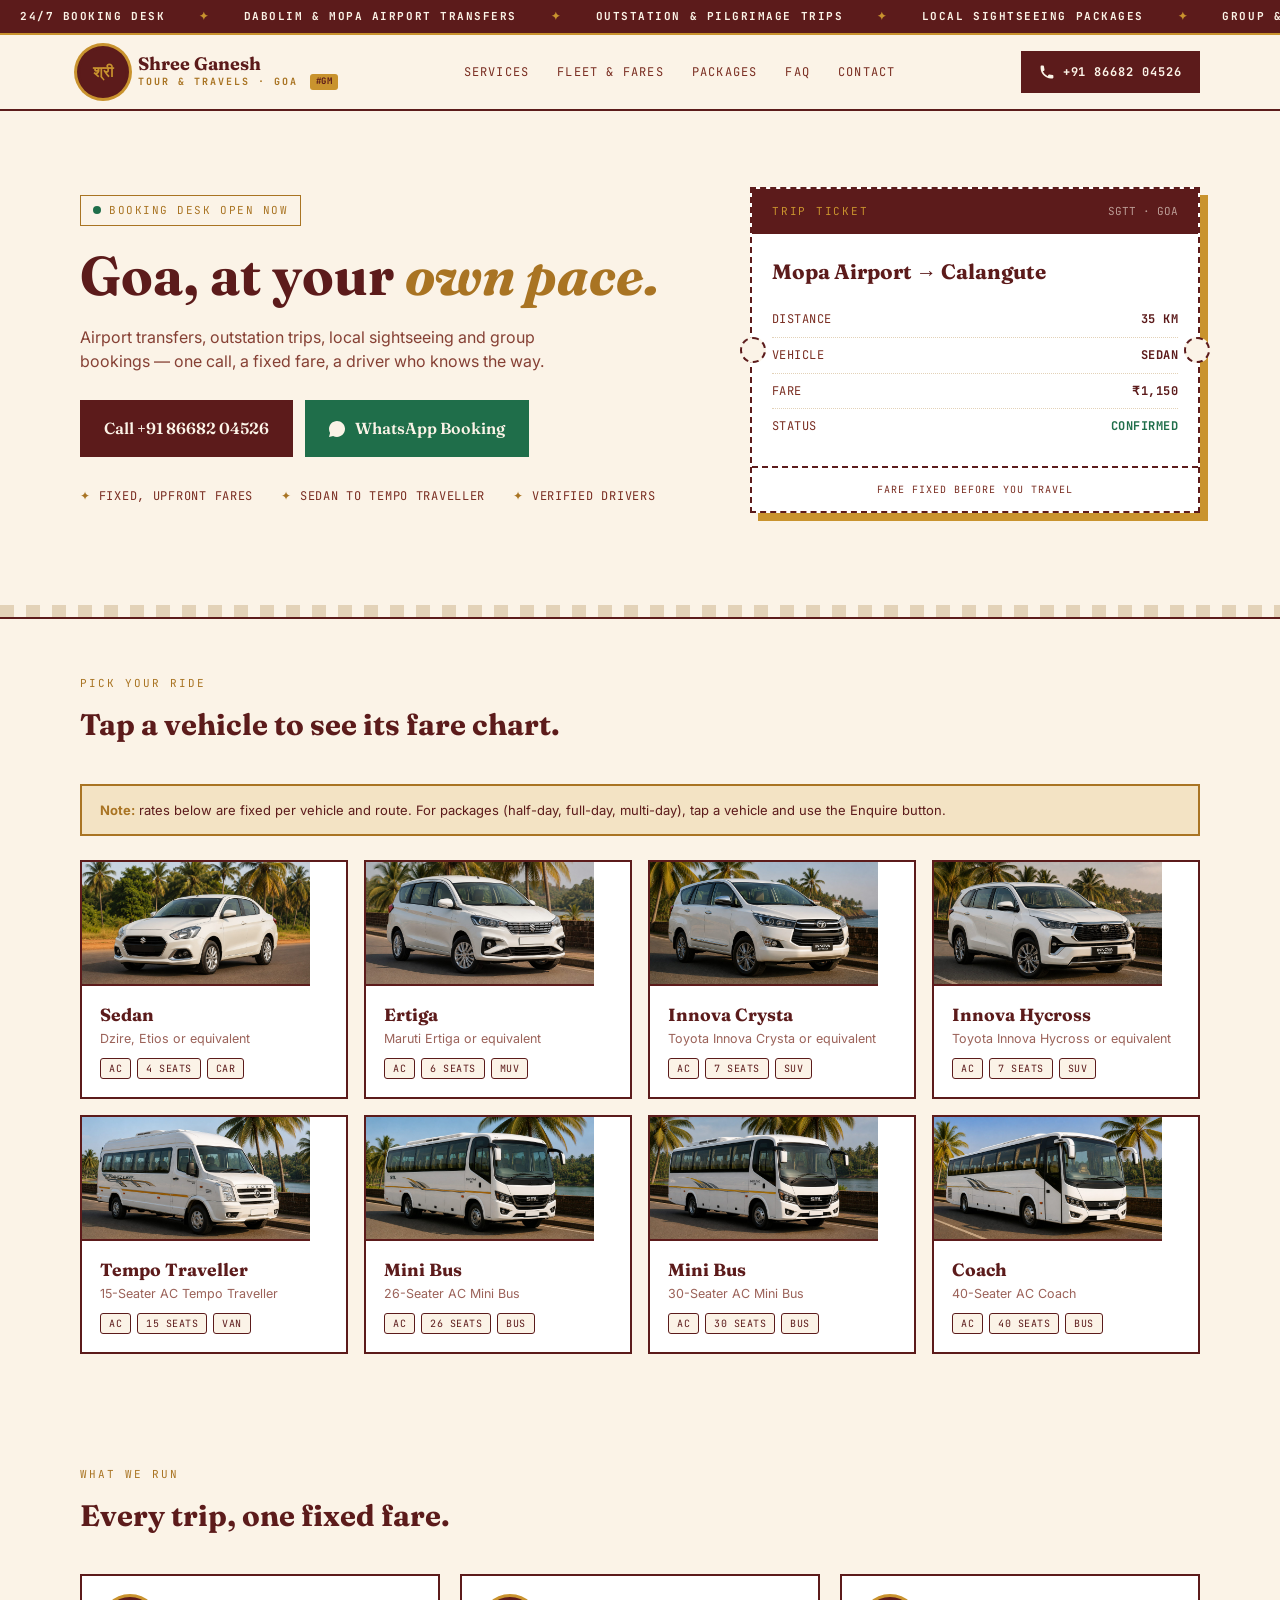
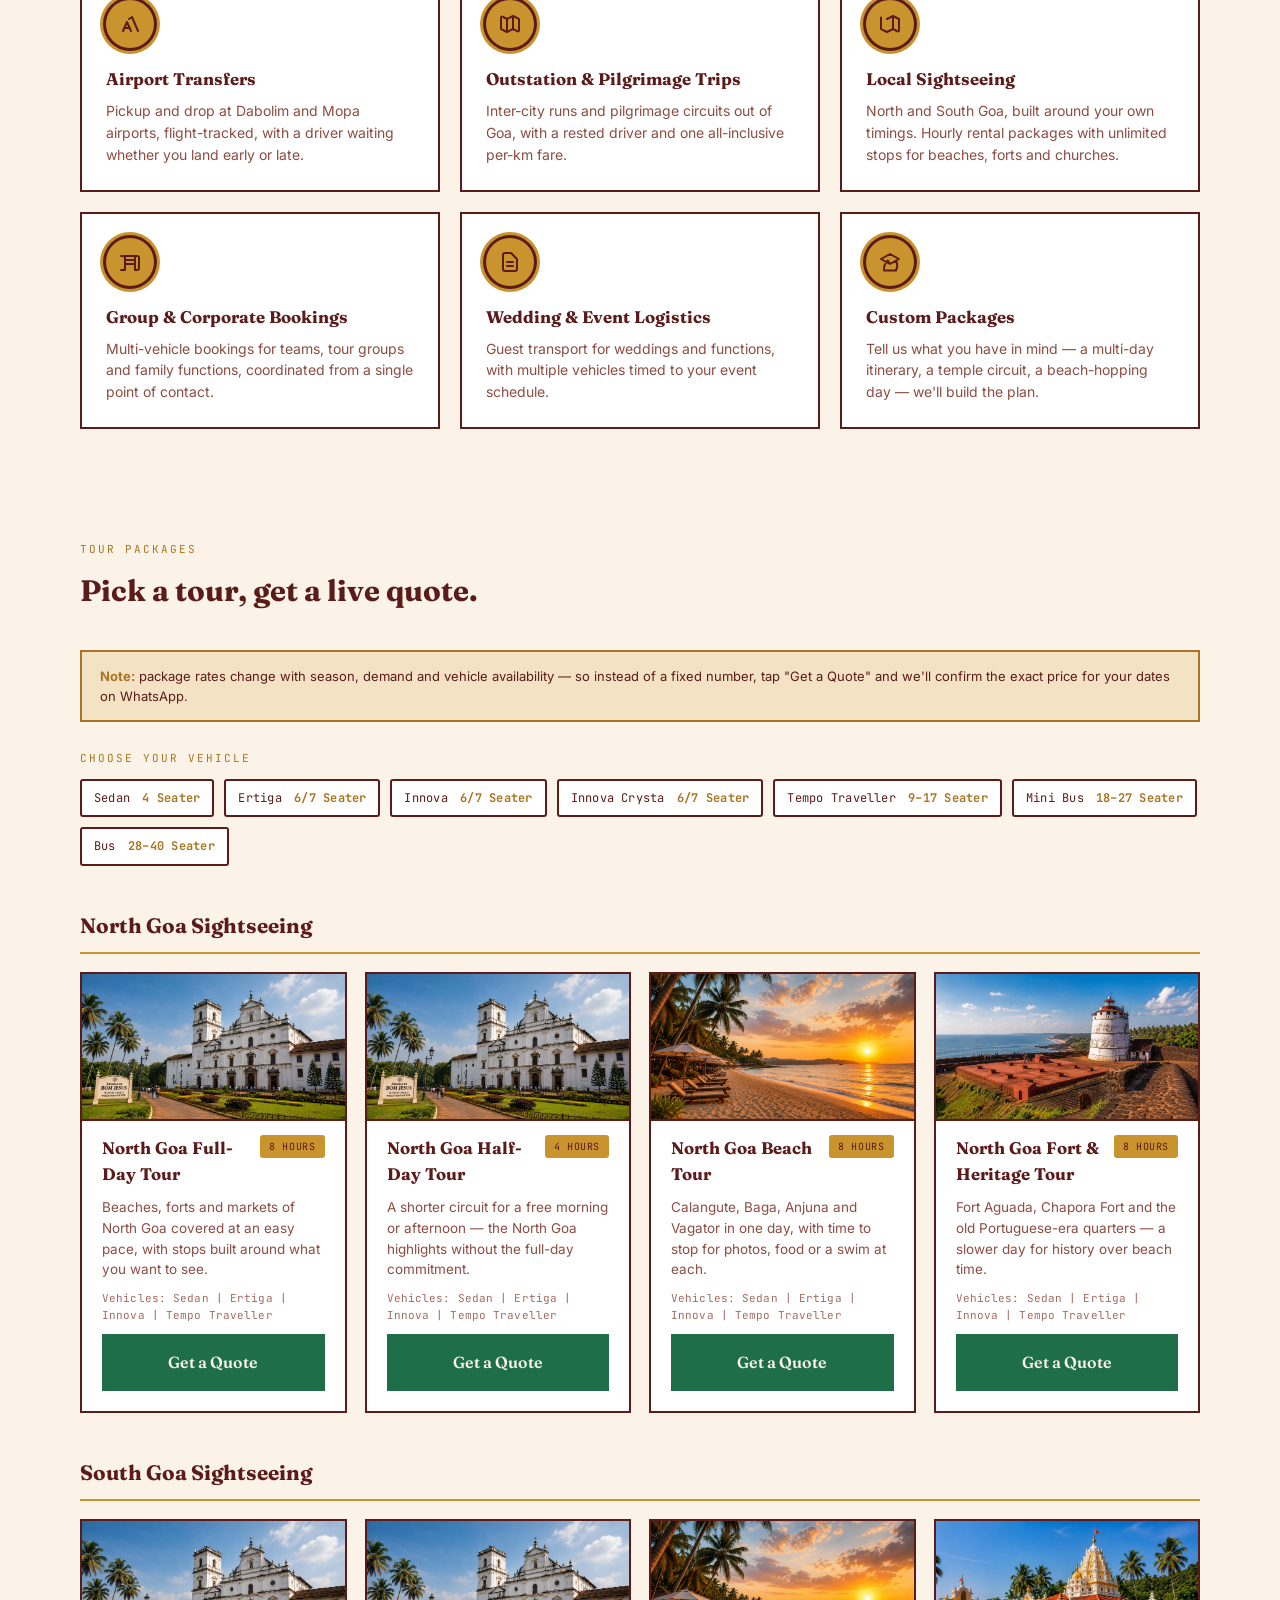
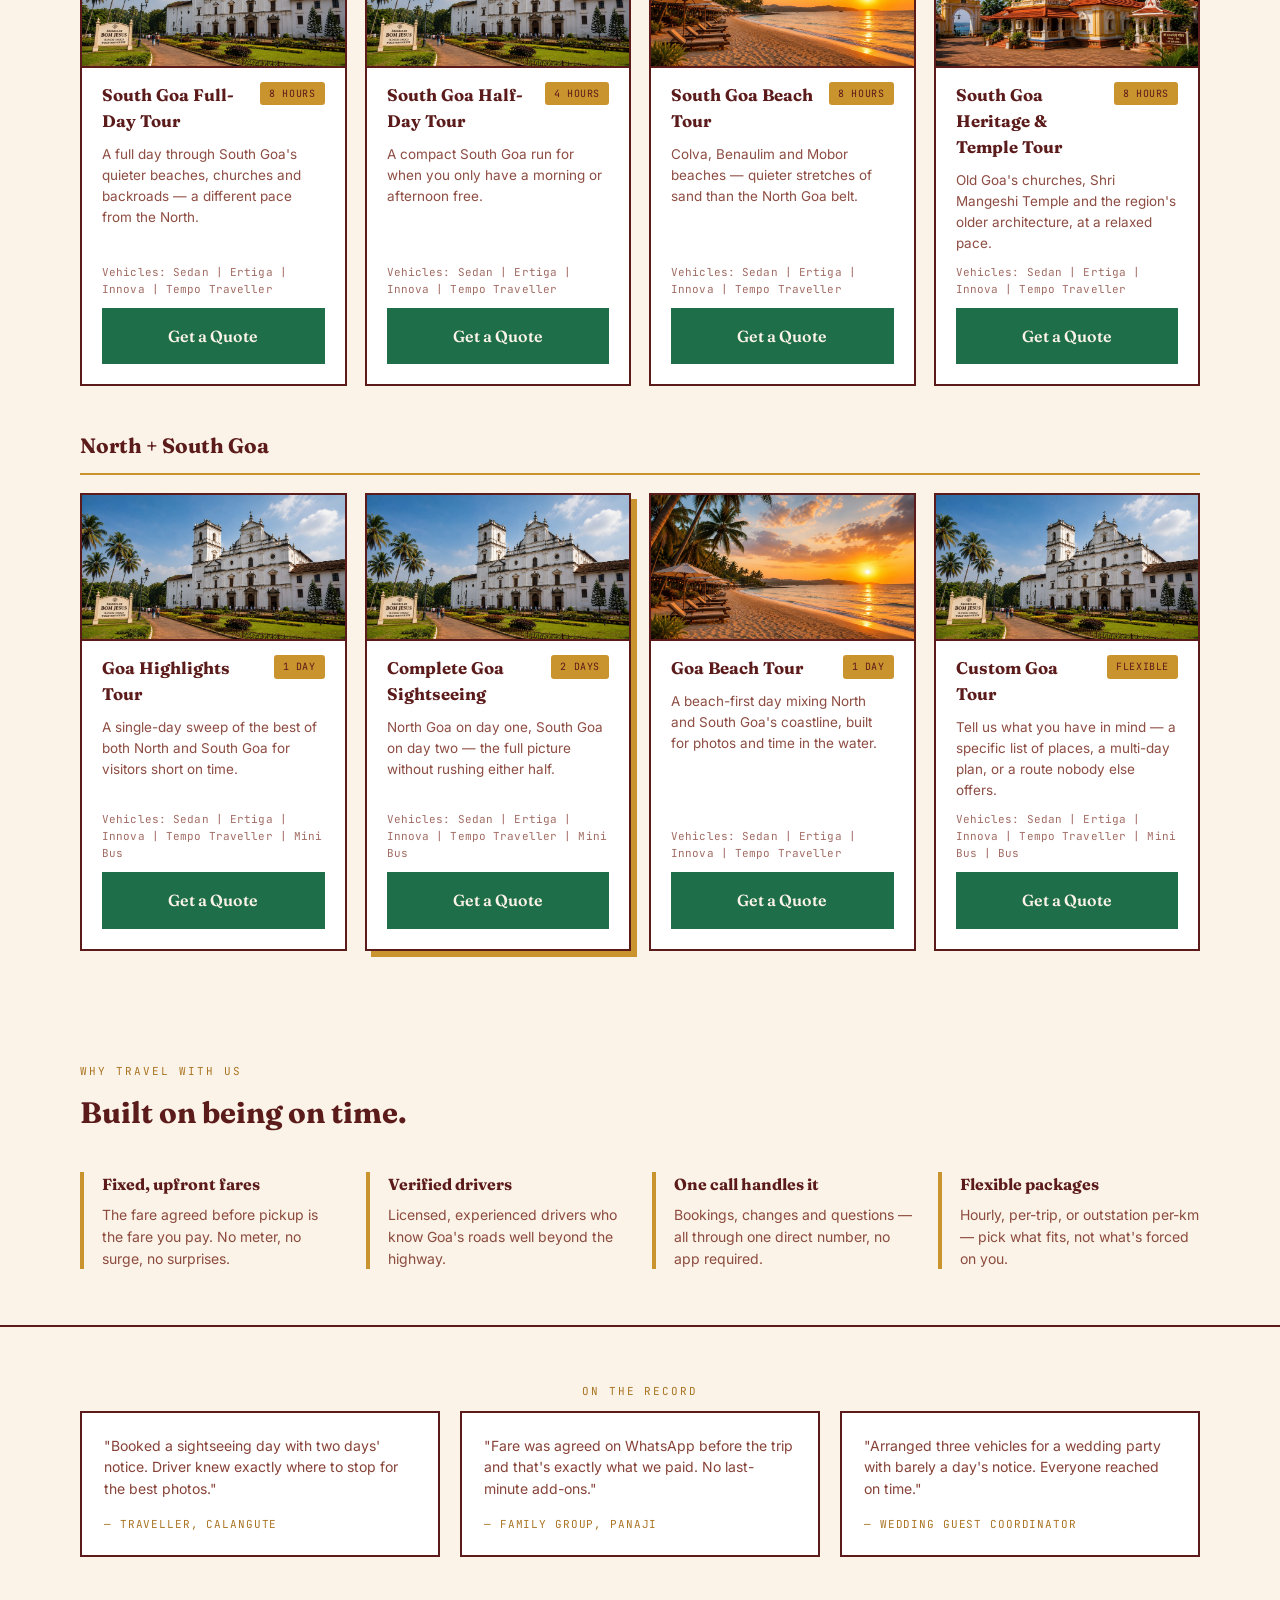
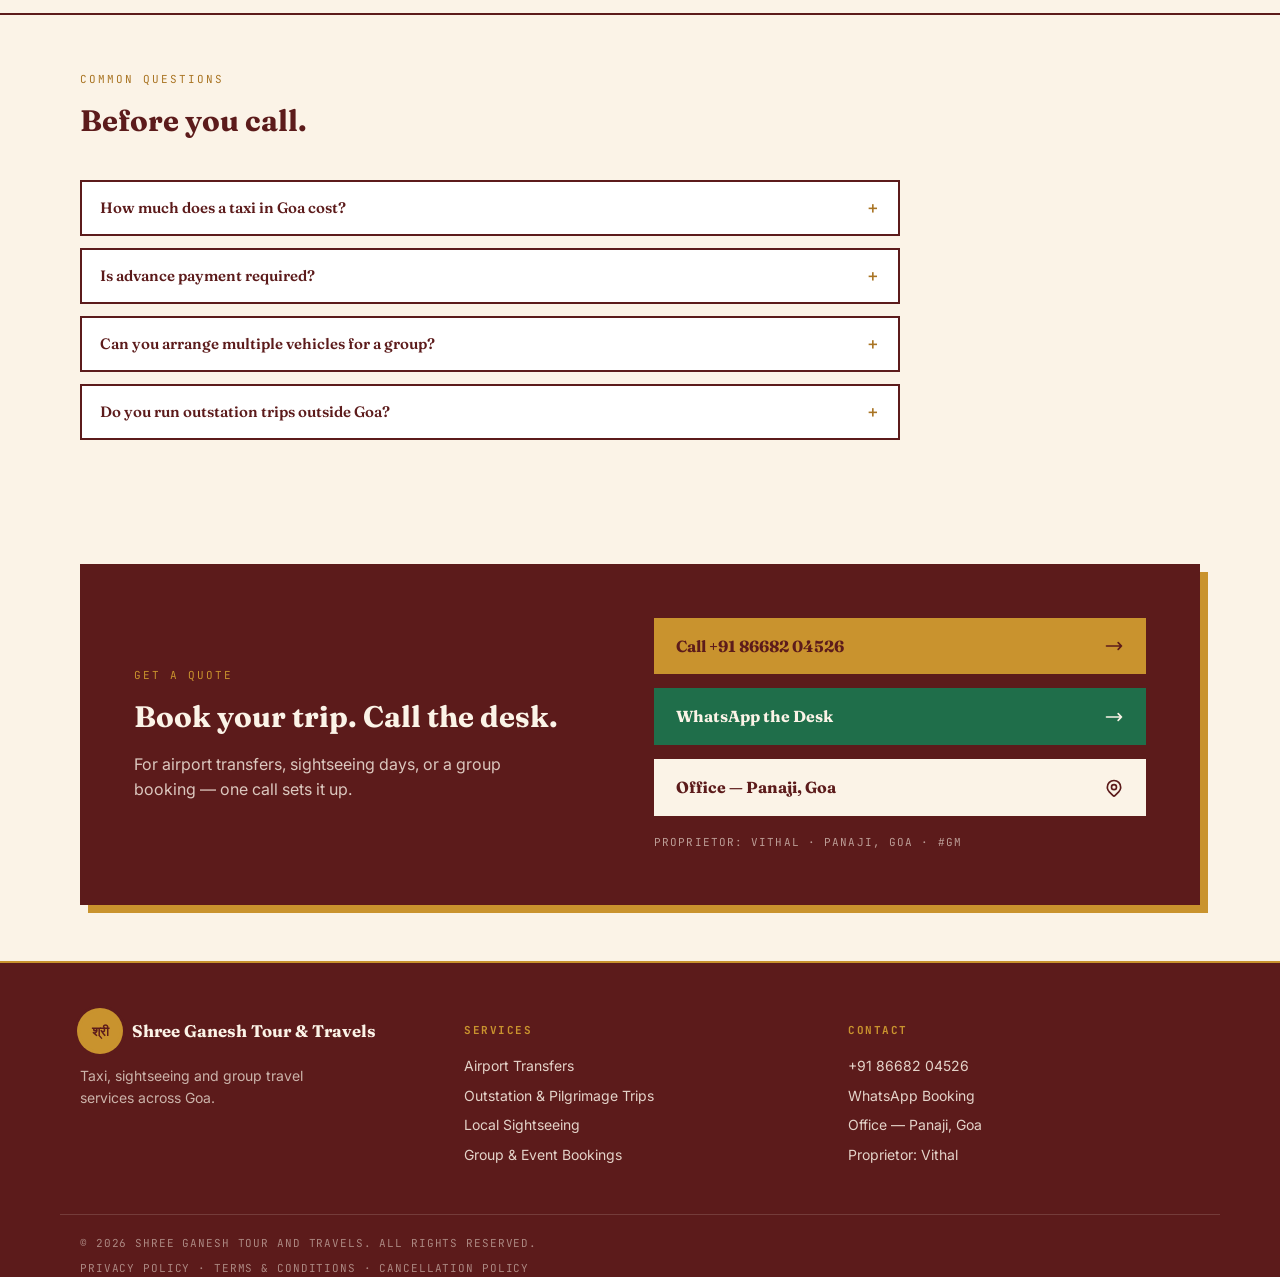
<file: index.html>
<!DOCTYPE html>
<html lang="en">
<head>
<meta charset="UTF-8">
<meta name="viewport" content="width=device-width, initial-scale=1.0">
<title>Shree Ganesh Tour and Travels | Taxi & Tour Service, Goa</title>
<meta name="description" content="Shree Ganesh Tour and Travels — airport transfers, outstation trips, local sightseeing and group bookings across Goa. Call +91 86682 04526.">
<link rel="canonical" href="https://www.shreeganeshtoursandtravels.com/">
<link rel="icon" type="image/svg+xml" href="favicon.svg">

<meta property="og:type" content="website">
<meta property="og:site_name" content="Shree Ganesh Tour and Travels">
<meta property="og:title" content="Shree Ganesh Tour and Travels | Taxi & Tour Service, Goa">
<meta property="og:description" content="Shree Ganesh Tour and Travels — airport transfers, outstation trips, local sightseeing and group bookings across Goa. Call +91 86682 04526.">
<meta property="og:url" content="https://www.shreeganeshtoursandtravels.com/">
<meta name="twitter:card" content="summary">
<meta name="twitter:title" content="Shree Ganesh Tour and Travels | Taxi & Tour Service, Goa">
<meta name="twitter:description" content="Shree Ganesh Tour and Travels — airport transfers, outstation trips, local sightseeing and group bookings across Goa. Call +91 86682 04526.">



<script type="application/ld+json">
{
  "@context": "https://schema.org",
  "@type": "LocalBusiness",
  "name": "Shree Ganesh Tour and Travels",
  "alternateName": "GM Travels",
  "telephone": "+918668204526",
  "areaServed": "Goa, India",
  "priceRange": "$$",
  "address": { "@type": "PostalAddress", "addressLocality": "Panaji", "addressRegion": "Goa", "addressCountry": "IN" },
  "geo": { "@type": "GeoCoordinates", "latitude": 15.5009538, "longitude": 73.8293928 }
}
</script>

<link rel="preconnect" href="https://fonts.googleapis.com">
<link rel="preconnect" href="https://fonts.gstatic.com" crossorigin>
<link href="https://fonts.googleapis.com/css2?family=Fraunces:wght@500;600;700&family=Inter:wght@400;500;600;700&family=JetBrains+Mono:wght@500;700&display=swap" rel="stylesheet">
<link rel="stylesheet" href="style.css">
</head>
<body>

<div class="ticker">
  <div class="ticker-track">
    <div class="ticker-group">
      <span>24/7 Booking Desk</span><span class="dot">✦</span>
      <span>Dabolim &amp; Mopa Airport Transfers</span><span class="dot">✦</span>
      <span>Outstation &amp; Pilgrimage Trips</span><span class="dot">✦</span>
      <span>Local Sightseeing Packages</span><span class="dot">✦</span>
      <span>Group &amp; Event Bookings</span><span class="dot">✦</span>
    </div>
    <div class="ticker-group" aria-hidden="true">
      <span>24/7 Booking Desk</span><span class="dot">✦</span>
      <span>Dabolim &amp; Mopa Airport Transfers</span><span class="dot">✦</span>
      <span>Outstation &amp; Pilgrimage Trips</span><span class="dot">✦</span>
      <span>Local Sightseeing Packages</span><span class="dot">✦</span>
      <span>Group &amp; Event Bookings</span><span class="dot">✦</span>
    </div>
  </div>
</div>

<header class="site-header">
  <div class="header-inner">
    <a href="#top" class="logo">
      <div class="logo-badge">श्री</div>
      <div>
        <div class="logo-title">Shree Ganesh</div>
        <div class="logo-sub">TOUR &amp; TRAVELS · GOA <span class="gm-tag">#GM</span></div>
      </div>
    </a>
    <nav class="nav-desktop">
      <a href="#services">Services</a>
      <a href="#fleet">Fleet &amp; Fares</a>
      <a href="#packages">Packages</a>
      <a href="#faq">FAQ</a>
      <a href="#contact">Contact</a>
    </nav>
    <div class="header-actions">
      <a href="tel:+918668204526" class="btn-call-header">
        <svg width="16" height="16" viewBox="0 0 20 20" fill="currentColor"><path d="M2 3a1 1 0 011-1h2.153a1 1 0 01.986.836l.74 4.435a1 1 0 01-.54 1.06l-1.548.773a11.037 11.037 0 006.105 6.105l.774-1.548a1 1 0 011.059-.54l4.435.74a1 1 0 01.836.986V17a1 1 0 01-1 1h-2C7.82 18 2 12.18 2 5V3z"/></svg>
        +91 86682 04526
      </a>
      <button id="menu-toggle" aria-label="Open menu" aria-expanded="false" class="menu-toggle">
        <svg width="20" height="20" viewBox="0 0 24 24" fill="none" stroke="currentColor" stroke-width="2"><path stroke-linecap="round" stroke-linejoin="round" d="M4 6h16M4 12h16M4 18h16"/></svg>
      </button>
    </div>
  </div>
  <nav id="mobile-menu" class="mobile-menu">
    <div class="mobile-menu-inner">
      <a href="#services">Services</a>
      <a href="#fleet">Fleet &amp; Fares</a>
      <a href="#packages">Packages</a>
      <a href="#faq">FAQ</a>
      <a href="#contact">Contact</a>
    </div>
  </nav>
</header>

<main id="top">

<!-- Hero -->
<section class="hero">
  <div class="hero-inner">
    <div>
      <div class="badge-live"><span class="pulse-dot"></span> Booking desk open now</div>
      <h1 class="hero-title">Goa, at your <span class="accent">own pace.</span></h1>
      <p class="hero-sub">Airport transfers, outstation trips, local sightseeing and group bookings — one call, a fixed fare, a driver who knows the way.</p>
      <div class="hero-ctas">
        <a href="tel:+918668204526" class="btn btn-primary">Call +91 86682 04526</a>
        <a href="https://wa.me/918668204526" target="_blank" rel="noopener noreferrer" class="btn btn-whatsapp">
          <svg width="16" height="16" viewBox="0 0 24 24"><path d="M12.004 0C5.378 0 0 5.378 0 12.004c0 2.118.547 4.178 1.594 6.02L0 24l6.135-1.61c1.794.978 3.82 1.493 5.869 1.493h.005c6.623 0 12.004-5.38 12.004-12.004C24.013 5.378 18.675 0 12.004 0z"/></svg>
          WhatsApp Booking
        </a>
      </div>
      <div class="hero-facts">
        <span><span class="mark">✦</span> Fixed, upfront fares</span>
        <span><span class="mark">✦</span> Sedan to tempo traveller</span>
        <span><span class="mark">✦</span> Verified drivers</span>
      </div>
    </div>

    <div class="ticket">
      <div class="ticket-head"><span class="tlabel">Trip Ticket</span><span class="tno">SGTT · GOA</span></div>
      <div class="ticket-body">
        <div class="ticket-route">Mopa Airport → Calangute</div>
        <div class="ticket-row"><span>Distance</span><span class="val">35 KM</span></div>
        <div class="ticket-row"><span>Vehicle</span><span class="val">Sedan</span></div>
        <div class="ticket-row"><span>Fare</span><span class="val">₹1,150</span></div>
        <div class="ticket-row"><span>Status</span><span class="val" style="color:var(--go);">Confirmed</span></div>
      </div>
      <div class="ticket-foot">Fare fixed before you travel</div>
    </div>
  </div>
  <div class="route-dash"></div>
</section>

<!-- Fleet Picker -->
<section id="fleet" class="section">
  <p class="section-eyebrow">Pick your ride</p>
  <h2 class="section-title">Tap a vehicle to see its fare chart.</h2>
  <div class="notice-banner">
    <strong>Note:</strong> rates below are fixed per vehicle and route. For packages (half-day, full-day, multi-day), tap a vehicle and use the Enquire button.
  </div>

  <div class="vehicle-grid" style="margin-top:24px;">

    <button type="button" class="vehicle-card" data-vehicle="sedan">
      <span class="vehicle-icon"><img src="images/vehicle-sedan.jpg" alt="Sedan taxi" width="300" height="160" loading="lazy"></span>
      <span class="vehicle-name">Sedan</span>
      <span class="vehicle-tagline">Dzire, Etios or equivalent</span>
      <span class="vehicle-badges"><span class="vbadge">AC</span><span class="vbadge">4 Seats</span><span class="vbadge">Car</span></span>
    </button>

    <button type="button" class="vehicle-card" data-vehicle="ertiga">
      <span class="vehicle-icon"><img src="images/vehicle-ertiga.jpg" alt="Ertiga taxi" width="300" height="160" loading="lazy"></span>
      <span class="vehicle-name">Ertiga</span>
      <span class="vehicle-tagline">Maruti Ertiga or equivalent</span>
      <span class="vehicle-badges"><span class="vbadge">AC</span><span class="vbadge">6 Seats</span><span class="vbadge">MUV</span></span>
    </button>

    <button type="button" class="vehicle-card" data-vehicle="innova-crysta">
      <span class="vehicle-icon"><img src="images/vehicle-innova-crysta.jpg" alt="Innova Crysta taxi" width="300" height="160" loading="lazy"></span>
      <span class="vehicle-name">Innova Crysta</span>
      <span class="vehicle-tagline">Toyota Innova Crysta or equivalent</span>
      <span class="vehicle-badges"><span class="vbadge">AC</span><span class="vbadge">7 Seats</span><span class="vbadge">SUV</span></span>
    </button>

    <button type="button" class="vehicle-card" data-vehicle="innova-hycross">
      <span class="vehicle-icon"><img src="images/vehicle-innova-hycross.jpg" alt="Innova Hycross taxi" width="300" height="160" loading="lazy"></span>
      <span class="vehicle-name">Innova Hycross</span>
      <span class="vehicle-tagline">Toyota Innova Hycross or equivalent</span>
      <span class="vehicle-badges"><span class="vbadge">AC</span><span class="vbadge">7 Seats</span><span class="vbadge">SUV</span></span>
    </button>

    <button type="button" class="vehicle-card" data-vehicle="tempo-15">
      <span class="vehicle-icon"><img src="images/vehicle-tempo-15.jpg" alt="15-seater Tempo Traveller" width="300" height="160" loading="lazy"></span>
      <span class="vehicle-name">Tempo Traveller</span>
      <span class="vehicle-tagline">15-Seater AC Tempo Traveller</span>
      <span class="vehicle-badges"><span class="vbadge">AC</span><span class="vbadge">15 Seats</span><span class="vbadge">Van</span></span>
    </button>

    <button type="button" class="vehicle-card" data-vehicle="bus-26">
      <span class="vehicle-icon"><img src="images/vehicle-bus-26.jpg" alt="26-seater Mini Bus" width="300" height="160" loading="lazy"></span>
      <span class="vehicle-name">Mini Bus</span>
      <span class="vehicle-tagline">26-Seater AC Mini Bus</span>
      <span class="vehicle-badges"><span class="vbadge">AC</span><span class="vbadge">26 Seats</span><span class="vbadge">Bus</span></span>
    </button>

    <button type="button" class="vehicle-card" data-vehicle="bus-30">
      <span class="vehicle-icon"><img src="images/vehicle-bus-30.jpg" alt="30-seater Mini Bus" width="300" height="160" loading="lazy"></span>
      <span class="vehicle-name">Mini Bus</span>
      <span class="vehicle-tagline">30-Seater AC Mini Bus</span>
      <span class="vehicle-badges"><span class="vbadge">AC</span><span class="vbadge">30 Seats</span><span class="vbadge">Bus</span></span>
    </button>

    <button type="button" class="vehicle-card" data-vehicle="bus-40">
      <span class="vehicle-icon"><img src="images/vehicle-bus-40.jpg" alt="40-seater Coach" width="300" height="160" loading="lazy"></span>
      <span class="vehicle-name">Coach</span>
      <span class="vehicle-tagline">40-Seater AC Coach</span>
      <span class="vehicle-badges"><span class="vbadge">AC</span><span class="vbadge">40 Seats</span><span class="vbadge">Bus</span></span>
    </button>

  </div>
</section>

<!-- Vehicle Detail Modal -->
<div class="modal-overlay" id="vehicle-modal">
  <div class="modal-panel" role="dialog" aria-modal="true" aria-labelledby="modal-vehicle-name">
    <button type="button" class="modal-close" id="modal-close" aria-label="Close">✕</button>
    <div class="modal-head">
      <span class="modal-icon" id="modal-icon"></span>
      <div>
        <h3 id="modal-vehicle-name">Vehicle</h3>
        <p id="modal-vehicle-tagline" class="modal-tagline">—</p>
        <span class="vehicle-badges" id="modal-badges"></span>
      </div>
    </div>

    <div class="modal-tabs">
      <button type="button" class="modal-tab active" data-pickup="dabolim">From Dabolim Airport</button>
      <button type="button" class="modal-tab" data-pickup="mopa">From Mopa Airport</button>
    </div>

    <div class="fare-table-wrap">
      <table class="fare-table">
        <thead><tr><th>Destination</th><th class="num">Fare</th><th class="num"></th></tr></thead>
        <tbody id="modal-rate-body"></tbody>
      </table>
    </div>

    <div class="modal-packages">
      <p class="section-eyebrow" style="margin:24px 0 10px;">Packages for this vehicle</p>
      <div class="package-mini-grid">
        <div class="package-mini">
          <div class="package-mini-name">Half Day <span>4–5 Hrs</span></div>
          <a href="#" class="btn-enquire" id="pkg-half-link">Enquire</a>
        </div>
        <div class="package-mini">
          <div class="package-mini-name">Full Day <span>8 Hrs</span></div>
          <a href="#" class="btn-enquire" id="pkg-full-link">Enquire</a>
        </div>
        <div class="package-mini">
          <div class="package-mini-name">Outstation <span>Multi-Day</span></div>
          <a href="#" class="btn-enquire" id="pkg-outstation-link">Enquire</a>
        </div>
      </div>
    </div>

    <a href="#" id="modal-book-link" target="_blank" rel="noopener noreferrer" class="btn btn-whatsapp" style="width:100%; justify-content:center; margin-top:20px;">Book This Vehicle on WhatsApp</a>
  </div>
</div>

<!-- Services -->
<section id="services" class="section">
  <p class="section-eyebrow">What we run</p>
  <h2 class="section-title">Every trip, one fixed fare.</h2>
  <div class="services-grid">

    <div class="service-card">
      <div class="service-icon"><svg width="24" height="24" viewBox="0 0 24 24" fill="none" stroke="currentColor" stroke-width="2"><path stroke-linecap="round" stroke-linejoin="round" d="M5 19l4-9 4 9m-7-3h6M14 5l6 14M14 5l-3 2M20 19l-3-7"/></svg></div>
      <h3 class="service-title">Airport Transfers</h3>
      <p class="service-desc">Pickup and drop at Dabolim and Mopa airports, flight-tracked, with a driver waiting whether you land early or late.</p>
    </div>

    <div class="service-card">
      <div class="service-icon"><svg width="24" height="24" viewBox="0 0 24 24" fill="none" stroke="currentColor" stroke-width="2"><path stroke-linecap="round" stroke-linejoin="round" d="M9 20l-5.447-2.724A1 1 0 013 16.382V5.618a1 1 0 011.447-.894L9 7m0 13l6-3m-6 3V7m6 10l4.553 2.276A1 1 0 0021 18.382V7.618a1 1 0 00-.553-.894L15 4m0 13V4m0 0L9 7"/></svg></div>
      <h3 class="service-title">Outstation &amp; Pilgrimage Trips</h3>
      <p class="service-desc">Inter-city runs and pilgrimage circuits out of Goa, with a rested driver and one all-inclusive per-km fare.</p>
    </div>

    <div class="service-card">
      <div class="service-icon"><svg width="24" height="24" viewBox="0 0 24 24" fill="none" stroke="currentColor" stroke-width="2"><path stroke-linecap="round" stroke-linejoin="round" d="M9 20l-5.447-2.724A1 1 0 013 16.382V5.618M15 4l6 3M9 20l6-3m0 0V4m0 13l4.553 2.276A1 1 0 0021 18.382V7.618a1 1 0 00-.553-.894L15 4m0 0L9 7"/></svg></div>
      <h3 class="service-title">Local Sightseeing</h3>
      <p class="service-desc">North and South Goa, built around your own timings. Hourly rental packages with unlimited stops for beaches, forts and churches.</p>
    </div>

    <div class="service-card">
      <div class="service-icon"><svg width="24" height="24" viewBox="0 0 24 24" fill="none" stroke="currentColor" stroke-width="2"><path stroke-linecap="round" stroke-linejoin="round" d="M17 20h2a2 2 0 002-2V8a2 2 0 00-2-2h-2M3 20h2a2 2 0 002-2V8a2 2 0 00-2-2H3m14 0H7m10 0v14M7 6v14M7 10h10M7 14h10"/></svg></div>
      <h3 class="service-title">Group &amp; Corporate Bookings</h3>
      <p class="service-desc">Multi-vehicle bookings for teams, tour groups and family functions, coordinated from a single point of contact.</p>
    </div>

    <div class="service-card">
      <div class="service-icon"><svg width="24" height="24" viewBox="0 0 24 24" fill="none" stroke="currentColor" stroke-width="2"><path stroke-linecap="round" stroke-linejoin="round" d="M9 12h6m-6 4h6m2 5H7a2 2 0 01-2-2V5a2 2 0 012-2h5.586a1 1 0 01.707.293l5.414 5.414a1 1 0 01.293.707V19a2 2 0 01-2 2z"/></svg></div>
      <h3 class="service-title">Wedding &amp; Event Logistics</h3>
      <p class="service-desc">Guest transport for weddings and functions, with multiple vehicles timed to your event schedule.</p>
    </div>

    <div class="service-card">
      <div class="service-icon"><svg width="24" height="24" viewBox="0 0 24 24" fill="none" stroke="currentColor" stroke-width="2"><path stroke-linecap="round" stroke-linejoin="round" d="M12 14l9-5-9-5-9 5 9 5zm0 0l6.16-3.42A12.083 12.083 0 0118 20.5H6a12.083 12.083 0 013.84-9.92L12 14z"/></svg></div>
      <h3 class="service-title">Custom Packages</h3>
      <p class="service-desc">Tell us what you have in mind — a multi-day itinerary, a temple circuit, a beach-hopping day — we'll build the plan.</p>
    </div>

  </div>
</section>

<!-- Packages -->
<section id="packages" class="section">
  <p class="section-eyebrow">Tour packages</p>
  <h2 class="section-title">Pick a tour, get a live quote.</h2>
  <div class="notice-banner">
    <strong>Note:</strong> package rates change with season, demand and vehicle availability — so instead of a fixed number, tap "Get a Quote" and we'll confirm the exact price for your dates on WhatsApp.
  </div>

  <div class="vehicle-ref-strip">
    <p class="section-eyebrow" style="margin:28px 0 12px;">Choose Your Vehicle</p>
    <div class="vref-list">
      <span class="vref-chip">Sedan <em>4 Seater</em></span>
      <span class="vref-chip">Ertiga <em>6/7 Seater</em></span>
      <span class="vref-chip">Innova <em>6/7 Seater</em></span>
      <span class="vref-chip">Innova Crysta <em>6/7 Seater</em></span>
      <span class="vref-chip">Tempo Traveller <em>9–17 Seater</em></span>
      <span class="vref-chip">Mini Bus <em>18–27 Seater</em></span>
      <span class="vref-chip">Bus <em>28–40 Seater</em></span>
    </div>
  </div>

  <!-- North Goa -->
  <p class="tour-cat-heading">North Goa Sightseeing</p>
  <div class="tour-grid">

    <div class="tour-card">
      <div class="tour-card-image"><img src="images/scene-sightseeing.jpg" alt="North Goa sightseeing" width="400" height="220" loading="lazy"></div>
      <div class="tour-card-top">
        <h3>North Goa Full-Day Tour</h3>
        <span class="tour-duration">8 Hours</span>
      </div>
      <p class="tour-desc">Beaches, forts and markets of North Goa covered at an easy pace, with stops built around what you want to see.</p>
      <p class="tour-vehicles">Vehicles: Sedan | Ertiga | Innova | Tempo Traveller</p>
      <a href="https://wa.me/918668204526?text=Hi%20Shree%20Ganesh%20Tour%20and%20Travels%20%28%23GM%29%2C%20I%20would%20like%20a%20quote%20for%20the%20North%20Goa%20Full-Day%20Tour%20%288%20Hours%29%20package." target="_blank" rel="noopener noreferrer" class="btn btn-whatsapp" style="width:100%; justify-content:center;">Get a Quote</a>
    </div>

    <div class="tour-card">
      <div class="tour-card-image"><img src="images/scene-sightseeing.jpg" alt="North Goa sightseeing" width="400" height="220" loading="lazy"></div>
      <div class="tour-card-top">
        <h3>North Goa Half-Day Tour</h3>
        <span class="tour-duration">4 Hours</span>
      </div>
      <p class="tour-desc">A shorter circuit for a free morning or afternoon — the North Goa highlights without the full-day commitment.</p>
      <p class="tour-vehicles">Vehicles: Sedan | Ertiga | Innova | Tempo Traveller</p>
      <a href="https://wa.me/918668204526?text=Hi%20Shree%20Ganesh%20Tour%20and%20Travels%20%28%23GM%29%2C%20I%20would%20like%20a%20quote%20for%20the%20North%20Goa%20Half-Day%20Tour%20%284%20Hours%29%20package." target="_blank" rel="noopener noreferrer" class="btn btn-whatsapp" style="width:100%; justify-content:center;">Get a Quote</a>
    </div>

    <div class="tour-card">
      <div class="tour-card-image"><img src="images/scene-beach.jpg" alt="North Goa beach tour" width="400" height="220" loading="lazy"></div>
      <div class="tour-card-top">
        <h3>North Goa Beach Tour</h3>
        <span class="tour-duration">8 Hours</span>
      </div>
      <p class="tour-desc">Calangute, Baga, Anjuna and Vagator in one day, with time to stop for photos, food or a swim at each.</p>
      <p class="tour-vehicles">Vehicles: Sedan | Ertiga | Innova | Tempo Traveller</p>
      <a href="https://wa.me/918668204526?text=Hi%20Shree%20Ganesh%20Tour%20and%20Travels%20%28%23GM%29%2C%20I%20would%20like%20a%20quote%20for%20the%20North%20Goa%20Beach%20Tour%20%288%20Hours%29%20package." target="_blank" rel="noopener noreferrer" class="btn btn-whatsapp" style="width:100%; justify-content:center;">Get a Quote</a>
    </div>

    <div class="tour-card">
      <div class="tour-card-image"><img src="images/scene-fort-heritage.jpg" alt="North Goa fort and heritage" width="400" height="220" loading="lazy"></div>
      <div class="tour-card-top">
        <h3>North Goa Fort &amp; Heritage Tour</h3>
        <span class="tour-duration">8 Hours</span>
      </div>
      <p class="tour-desc">Fort Aguada, Chapora Fort and the old Portuguese-era quarters — a slower day for history over beach time.</p>
      <p class="tour-vehicles">Vehicles: Sedan | Ertiga | Innova | Tempo Traveller</p>
      <a href="https://wa.me/918668204526?text=Hi%20Shree%20Ganesh%20Tour%20and%20Travels%20%28%23GM%29%2C%20I%20would%20like%20a%20quote%20for%20the%20North%20Goa%20Fort%20%26%20Heritage%20Tour%20%288%20Hours%29%20package." target="_blank" rel="noopener noreferrer" class="btn btn-whatsapp" style="width:100%; justify-content:center;">Get a Quote</a>
    </div>

  </div>

  <!-- South Goa -->
  <p class="tour-cat-heading">South Goa Sightseeing</p>
  <div class="tour-grid">

    <div class="tour-card">
      <div class="tour-card-image"><img src="images/scene-sightseeing.jpg" alt="South Goa sightseeing" width="400" height="220" loading="lazy"></div>
      <div class="tour-card-top">
        <h3>South Goa Full-Day Tour</h3>
        <span class="tour-duration">8 Hours</span>
      </div>
      <p class="tour-desc">A full day through South Goa's quieter beaches, churches and backroads — a different pace from the North.</p>
      <p class="tour-vehicles">Vehicles: Sedan | Ertiga | Innova | Tempo Traveller</p>
      <a href="https://wa.me/918668204526?text=Hi%20Shree%20Ganesh%20Tour%20and%20Travels%20%28%23GM%29%2C%20I%20would%20like%20a%20quote%20for%20the%20South%20Goa%20Full-Day%20Tour%20%288%20Hours%29%20package." target="_blank" rel="noopener noreferrer" class="btn btn-whatsapp" style="width:100%; justify-content:center;">Get a Quote</a>
    </div>

    <div class="tour-card">
      <div class="tour-card-image"><img src="images/scene-sightseeing.jpg" alt="South Goa sightseeing" width="400" height="220" loading="lazy"></div>
      <div class="tour-card-top">
        <h3>South Goa Half-Day Tour</h3>
        <span class="tour-duration">4 Hours</span>
      </div>
      <p class="tour-desc">A compact South Goa run for when you only have a morning or afternoon free.</p>
      <p class="tour-vehicles">Vehicles: Sedan | Ertiga | Innova | Tempo Traveller</p>
      <a href="https://wa.me/918668204526?text=Hi%20Shree%20Ganesh%20Tour%20and%20Travels%20%28%23GM%29%2C%20I%20would%20like%20a%20quote%20for%20the%20South%20Goa%20Half-Day%20Tour%20%284%20Hours%29%20package." target="_blank" rel="noopener noreferrer" class="btn btn-whatsapp" style="width:100%; justify-content:center;">Get a Quote</a>
    </div>

    <div class="tour-card">
      <div class="tour-card-image"><img src="images/scene-beach.jpg" alt="South Goa beach tour" width="400" height="220" loading="lazy"></div>
      <div class="tour-card-top">
        <h3>South Goa Beach Tour</h3>
        <span class="tour-duration">8 Hours</span>
      </div>
      <p class="tour-desc">Colva, Benaulim and Mobor beaches — quieter stretches of sand than the North Goa belt.</p>
      <p class="tour-vehicles">Vehicles: Sedan | Ertiga | Innova | Tempo Traveller</p>
      <a href="https://wa.me/918668204526?text=Hi%20Shree%20Ganesh%20Tour%20and%20Travels%20%28%23GM%29%2C%20I%20would%20like%20a%20quote%20for%20the%20South%20Goa%20Beach%20Tour%20%288%20Hours%29%20package." target="_blank" rel="noopener noreferrer" class="btn btn-whatsapp" style="width:100%; justify-content:center;">Get a Quote</a>
    </div>

    <div class="tour-card">
      <div class="tour-card-image"><img src="images/scene-temple-heritage.jpg" alt="South Goa heritage and temple" width="400" height="220" loading="lazy"></div>
      <div class="tour-card-top">
        <h3>South Goa Heritage &amp; Temple Tour</h3>
        <span class="tour-duration">8 Hours</span>
      </div>
      <p class="tour-desc">Old Goa's churches, Shri Mangeshi Temple and the region's older architecture, at a relaxed pace.</p>
      <p class="tour-vehicles">Vehicles: Sedan | Ertiga | Innova | Tempo Traveller</p>
      <a href="https://wa.me/918668204526?text=Hi%20Shree%20Ganesh%20Tour%20and%20Travels%20%28%23GM%29%2C%20I%20would%20like%20a%20quote%20for%20the%20South%20Goa%20Heritage%20%26%20Temple%20Tour%20%288%20Hours%29%20package." target="_blank" rel="noopener noreferrer" class="btn btn-whatsapp" style="width:100%; justify-content:center;">Get a Quote</a>
    </div>

  </div>

  <!-- North + South -->
  <p class="tour-cat-heading">North + South Goa</p>
  <div class="tour-grid">

    <div class="tour-card">
      <div class="tour-card-image"><img src="images/scene-sightseeing.jpg" alt="Goa highlights tour" width="400" height="220" loading="lazy"></div>
      <div class="tour-card-top">
        <h3>Goa Highlights Tour</h3>
        <span class="tour-duration">1 Day</span>
      </div>
      <p class="tour-desc">A single-day sweep of the best of both North and South Goa for visitors short on time.</p>
      <p class="tour-vehicles">Vehicles: Sedan | Ertiga | Innova | Tempo Traveller | Mini Bus</p>
      <a href="https://wa.me/918668204526?text=Hi%20Shree%20Ganesh%20Tour%20and%20Travels%20%28%23GM%29%2C%20I%20would%20like%20a%20quote%20for%20the%20Goa%20Highlights%20Tour%20%281%20Day%29%20package." target="_blank" rel="noopener noreferrer" class="btn btn-whatsapp" style="width:100%; justify-content:center;">Get a Quote</a>
    </div>

    <div class="tour-card featured">
      <div class="tour-card-image"><img src="images/scene-sightseeing.jpg" alt="Complete Goa sightseeing" width="400" height="220" loading="lazy"></div>
      <div class="tour-card-top">
        <h3>Complete Goa Sightseeing</h3>
        <span class="tour-duration">2 Days</span>
      </div>
      <p class="tour-desc">North Goa on day one, South Goa on day two — the full picture without rushing either half.</p>
      <p class="tour-vehicles">Vehicles: Sedan | Ertiga | Innova | Tempo Traveller | Mini Bus</p>
      <a href="https://wa.me/918668204526?text=Hi%20Shree%20Ganesh%20Tour%20and%20Travels%20%28%23GM%29%2C%20I%20would%20like%20a%20quote%20for%20the%20Complete%20Goa%20Sightseeing%20%282%20Days%29%20package." target="_blank" rel="noopener noreferrer" class="btn btn-whatsapp" style="width:100%; justify-content:center;">Get a Quote</a>
    </div>

    <div class="tour-card">
      <div class="tour-card-image"><img src="images/scene-beach.jpg" alt="Goa beach tour" width="400" height="220" loading="lazy"></div>
      <div class="tour-card-top">
        <h3>Goa Beach Tour</h3>
        <span class="tour-duration">1 Day</span>
      </div>
      <p class="tour-desc">A beach-first day mixing North and South Goa's coastline, built for photos and time in the water.</p>
      <p class="tour-vehicles">Vehicles: Sedan | Ertiga | Innova | Tempo Traveller</p>
      <a href="https://wa.me/918668204526?text=Hi%20Shree%20Ganesh%20Tour%20and%20Travels%20%28%23GM%29%2C%20I%20would%20like%20a%20quote%20for%20the%20Goa%20Beach%20Tour%20%281%20Day%29%20package." target="_blank" rel="noopener noreferrer" class="btn btn-whatsapp" style="width:100%; justify-content:center;">Get a Quote</a>
    </div>

    <div class="tour-card">
      <div class="tour-card-image"><img src="images/scene-sightseeing.jpg" alt="Custom Goa tour" width="400" height="220" loading="lazy"></div>
      <div class="tour-card-top">
        <h3>Custom Goa Tour</h3>
        <span class="tour-duration">Flexible</span>
      </div>
      <p class="tour-desc">Tell us what you have in mind — a specific list of places, a multi-day plan, or a route nobody else offers.</p>
      <p class="tour-vehicles">Vehicles: Sedan | Ertiga | Innova | Tempo Traveller | Mini Bus | Bus</p>
      <a href="https://wa.me/918668204526?text=Hi%20Shree%20Ganesh%20Tour%20and%20Travels%20%28%23GM%29%2C%20I%20would%20like%20a%20quote%20for%20the%20Custom%20Goa%20Tour%20%28Flexible%29%20package." target="_blank" rel="noopener noreferrer" class="btn btn-whatsapp" style="width:100%; justify-content:center;">Get a Quote</a>
    </div>

  </div>
</section>

<!-- Why us -->

<section class="section">
  <p class="section-eyebrow">Why travel with us</p>
  <h2 class="section-title">Built on being on time.</h2>
  <div class="why-grid">
    <div class="why-item">
      <h3>Fixed, upfront fares</h3>
      <p>The fare agreed before pickup is the fare you pay. No meter, no surge, no surprises.</p>
    </div>
    <div class="why-item">
      <h3>Verified drivers</h3>
      <p>Licensed, experienced drivers who know Goa's roads well beyond the highway.</p>
    </div>
    <div class="why-item">
      <h3>One call handles it</h3>
      <p>Bookings, changes and questions — all through one direct number, no app required.</p>
    </div>
    <div class="why-item">
      <h3>Flexible packages</h3>
      <p>Hourly, per-trip, or outstation per-km — pick what fits, not what's forced on you.</p>
    </div>
  </div>
</section>

<!-- Testimonials -->
<section class="testimonials-section">
  <div class="section">
    <p class="section-eyebrow" style="text-align:center;">On the record</p>
    <div class="testimonials-grid">
      <div class="testimonial-card">
        <p class="testimonial-quote">"Booked a sightseeing day with two days' notice. Driver knew exactly where to stop for the best photos."</p>
        <p class="testimonial-attr">— Traveller, Calangute</p>
      </div>
      <div class="testimonial-card">
        <p class="testimonial-quote">"Fare was agreed on WhatsApp before the trip and that's exactly what we paid. No last-minute add-ons."</p>
        <p class="testimonial-attr">— Family Group, Panaji</p>
      </div>
      <div class="testimonial-card">
        <p class="testimonial-quote">"Arranged three vehicles for a wedding party with barely a day's notice. Everyone reached on time."</p>
        <p class="testimonial-attr">— Wedding Guest Coordinator</p>
      </div>
    </div>
  </div>
</section>

<!-- FAQ -->
<section id="faq" class="section">
  <p class="section-eyebrow">Common questions</p>
  <h2 class="section-title">Before you call.</h2>
  <div class="faq-list">
    <div class="faq-item">
      <button class="faq-question"><span>How much does a taxi in Goa cost?</span><span class="icon">＋</span></button>
      <div class="faq-answer"><div class="faq-answer-inner">Fares depend on distance, vehicle class and trip type. Airport transfers to North Goa typically run ₹1,150–1,550 depending on vehicle; hourly sightseeing packages start around ₹2,400 for 8 hours. Use the calculator above or call for an exact quote.</div></div>
    </div>
    <div class="faq-item">
      <button class="faq-question"><span>Is advance payment required?</span><span class="icon">＋</span></button>
      <div class="faq-answer"><div class="faq-answer-inner">Most bookings can be confirmed over call or WhatsApp with payment on arrival.</div></div>
    </div>
    <div class="faq-item">
      <button class="faq-question"><span>Can you arrange multiple vehicles for a group?</span><span class="icon">＋</span></button>
      <div class="faq-answer"><div class="faq-answer-inner">Yes — weddings, tour groups and family functions are coordinated from a single point of contact so nothing gets missed.</div></div>
    </div>
    <div class="faq-item">
      <button class="faq-question"><span>Do you run outstation trips outside Goa?</span><span class="icon">＋</span></button>
      <div class="faq-answer"><div class="faq-answer-inner">Yes, for popular routes like Gokarna, Hampi, Belgaum and beyond. Rates are per km, inclusive of driver allowance.</div></div>
    </div>
  </div>
</section>

<!-- Contact -->
<section id="contact" class="section">
  <div class="contact-box">
    <div>
      <p class="section-eyebrow" style="color:var(--gold);">Get a quote</p>
      <h2 class="section-title on-dark" style="margin-bottom:0;">Book your trip. Call the desk.</h2>
      <p class="contact-sub">For airport transfers, sightseeing days, or a group booking — one call sets it up.</p>
    </div>
    <div class="contact-actions">
      <a href="tel:+918668204526" class="btn-block call">
        Call +91 86682 04526
        <svg width="20" height="20" viewBox="0 0 24 24" fill="none" stroke="currentColor" stroke-width="2"><path stroke-linecap="round" stroke-linejoin="round" d="M17 8l4 4m0 0l-4 4m4-4H3"/></svg>
      </a>
      <a href="https://wa.me/918668204526" target="_blank" rel="noopener noreferrer" class="btn-block whatsapp">
        WhatsApp the Desk
        <svg width="20" height="20" viewBox="0 0 24 24" fill="none" stroke="currentColor" stroke-width="2"><path stroke-linecap="round" stroke-linejoin="round" d="M17 8l4 4m0 0l-4 4m4-4H3"/></svg>
      </a>
      <a href="https://maps.app.goo.gl/XJJmZRPHfe9x2MYR8" target="_blank" rel="noopener noreferrer" class="btn-block" style="background:var(--paper); color:var(--ink);">
        Office — Panaji, Goa
        <svg width="20" height="20" viewBox="0 0 24 24" fill="none" stroke="currentColor" stroke-width="2"><path stroke-linecap="round" stroke-linejoin="round" d="M17.657 16.657L13.414 20.9a2 2 0 01-2.828 0l-4.243-4.243a8 8 0 1111.314 0z"/><path stroke-linecap="round" stroke-linejoin="round" d="M15 11a3 3 0 11-6 0 3 3 0 016 0z"/></svg>
      </a>
      <div class="contact-note">Proprietor: Vithal · Panaji, Goa · #GM</div>
    </div>
  </div>
</section>

</main>

<footer class="site-footer">
  <div class="footer-grid">
    <div>
      <div class="footer-brand-row">
        <div class="logo-badge">श्री</div>
        <div class="footer-title">Shree Ganesh Tour &amp; Travels</div>
      </div>
      <p class="footer-desc">Taxi, sightseeing and group travel services across Goa.</p>
    </div>
    <div>
      <h3 class="footer-heading">Services</h3>
      <ul class="footer-list">
        <li>Airport Transfers</li>
        <li>Outstation &amp; Pilgrimage Trips</li>
        <li>Local Sightseeing</li>
        <li>Group &amp; Event Bookings</li>
      </ul>
    </div>
    <div>
      <h3 class="footer-heading">Contact</h3>
      <ul class="footer-list">
        <li><a href="tel:+918668204526">+91 86682 04526</a></li>
        <li><a href="https://wa.me/918668204526" target="_blank" rel="noopener noreferrer">WhatsApp Booking</a></li>
        <li><a href="https://maps.app.goo.gl/XJJmZRPHfe9x2MYR8" target="_blank" rel="noopener noreferrer">Office — Panaji, Goa</a></li>
        <li>Proprietor: Vithal</li>
      </ul>
    </div>
  </div>
  <div class="footer-bottom">
    <span>© 2026 Shree Ganesh Tour and Travels. All rights reserved.</span>
    <span><a href="privacy-policy.html">Privacy Policy</a> · <a href="terms-conditions.html">Terms &amp; Conditions</a> · <a href="cancellation-policy.html">Cancellation Policy</a></span>
  </div>
</footer>

<div class="mobile-bar">
  <a href="tel:+918668204526" class="call">
    <svg width="16" height="16" viewBox="0 0 20 20" fill="currentColor"><path d="M2 3a1 1 0 011-1h2.153a1 1 0 01.986.836l.74 4.435a1 1 0 01-.54 1.06l-1.548.773a11.037 11.037 0 006.105 6.105l.774-1.548a1 1 0 011.059-.54l4.435.74a1 1 0 01.836.986V17a1 1 0 01-1 1h-2C7.82 18 2 12.18 2 5V3z"/></svg>
    Call
  </a>
  <a href="https://wa.me/918668204526" target="_blank" rel="noopener noreferrer" class="whatsapp">
    <svg width="16" height="16" viewBox="0 0 24 24" fill="currentColor"><path d="M12.004 0C5.378 0 0 5.378 0 12.004c0 2.118.547 4.178 1.594 6.02L0 24l6.135-1.61c1.794.978 3.82 1.493 5.869 1.493h.005c6.623 0 12.004-5.38 12.004-12.004C24.013 5.378 18.675 0 12.004 0z"/></svg>
    WhatsApp
  </a>
</div>

<script src="main.js"></script>
</body>
</html>
</file>
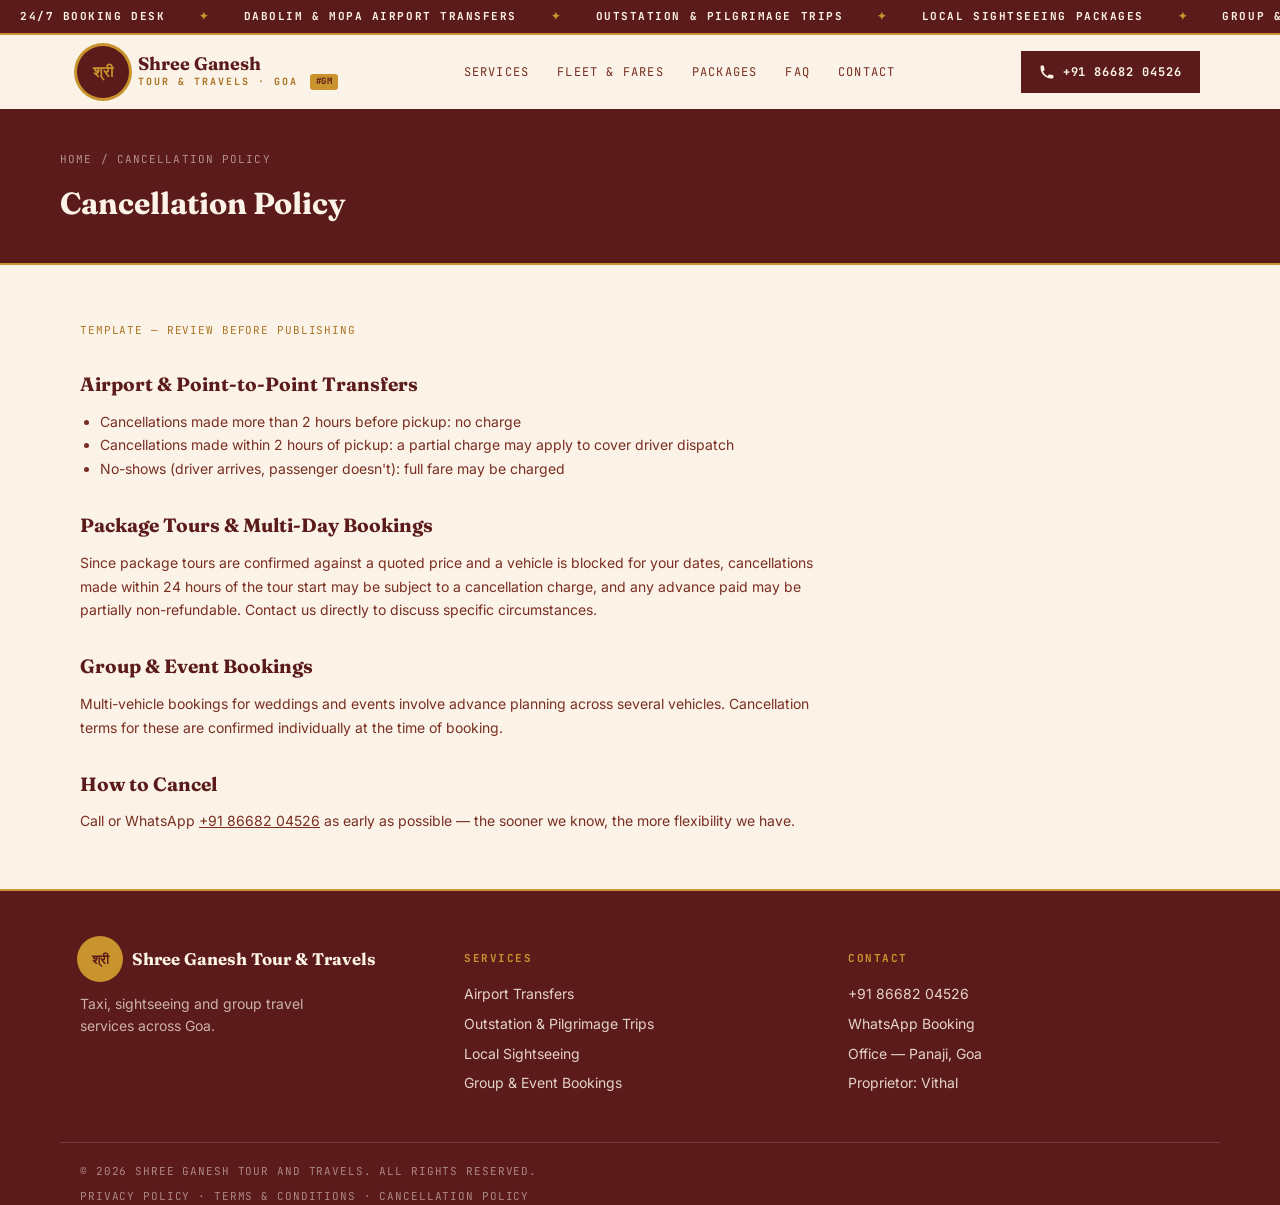
<file: cancellation-policy.html>
<!DOCTYPE html>
<html lang="en">
<head>
<meta charset="UTF-8">
<meta name="viewport" content="width=device-width, initial-scale=1.0">
<title>Cancellation Policy | Shree Ganesh Tour and Travels</title>
<meta name="description" content="Cancellation policy for Shree Ganesh Tour and Travels, Goa.">
<link rel="canonical" href="https://www.shreeganeshtoursandtravels.com/cancellation-policy.html">
<link rel="icon" type="image/svg+xml" href="favicon.svg">

<meta property="og:type" content="website">
<meta property="og:site_name" content="Shree Ganesh Tour and Travels">
<meta property="og:title" content="Cancellation Policy | Shree Ganesh Tour and Travels">
<meta property="og:description" content="Cancellation policy for Shree Ganesh Tour and Travels, Goa.">
<meta property="og:url" content="https://www.shreeganeshtoursandtravels.com/cancellation-policy.html">
<meta name="twitter:card" content="summary">
<meta name="twitter:title" content="Cancellation Policy | Shree Ganesh Tour and Travels">
<meta name="twitter:description" content="Cancellation policy for Shree Ganesh Tour and Travels, Goa.">



<script type="application/ld+json">
{
  "@context": "https://schema.org",
  "@type": "LocalBusiness",
  "name": "Shree Ganesh Tour and Travels",
  "alternateName": "GM Travels",
  "telephone": "+918668204526",
  "areaServed": "Goa, India",
  "priceRange": "$$",
  "address": { "@type": "PostalAddress", "addressLocality": "Panaji", "addressRegion": "Goa", "addressCountry": "IN" },
  "geo": { "@type": "GeoCoordinates", "latitude": 15.5009538, "longitude": 73.8293928 }
}
</script>

<link rel="preconnect" href="https://fonts.googleapis.com">
<link rel="preconnect" href="https://fonts.gstatic.com" crossorigin>
<link href="https://fonts.googleapis.com/css2?family=Fraunces:wght@500;600;700&family=Inter:wght@400;500;600;700&family=JetBrains+Mono:wght@500;700&display=swap" rel="stylesheet">
<link rel="stylesheet" href="style.css">
</head>
<body>

<div class="ticker">
  <div class="ticker-track">
    <div class="ticker-group">
      <span>24/7 Booking Desk</span><span class="dot">✦</span>
      <span>Dabolim &amp; Mopa Airport Transfers</span><span class="dot">✦</span>
      <span>Outstation &amp; Pilgrimage Trips</span><span class="dot">✦</span>
      <span>Local Sightseeing Packages</span><span class="dot">✦</span>
      <span>Group &amp; Event Bookings</span><span class="dot">✦</span>
    </div>
    <div class="ticker-group" aria-hidden="true">
      <span>24/7 Booking Desk</span><span class="dot">✦</span>
      <span>Dabolim &amp; Mopa Airport Transfers</span><span class="dot">✦</span>
      <span>Outstation &amp; Pilgrimage Trips</span><span class="dot">✦</span>
      <span>Local Sightseeing Packages</span><span class="dot">✦</span>
      <span>Group &amp; Event Bookings</span><span class="dot">✦</span>
    </div>
  </div>
</div>

<header class="site-header">
  <div class="header-inner">
    <a href="index.html" class="logo">
      <div class="logo-badge">श्री</div>
      <div>
        <div class="logo-title">Shree Ganesh</div>
        <div class="logo-sub">TOUR &amp; TRAVELS · GOA <span class="gm-tag">#GM</span></div>
      </div>
    </a>
    <nav class="nav-desktop">
      <a href="index.html#services">Services</a>
      <a href="index.html#fleet">Fleet &amp; Fares</a>
      <a href="index.html#packages">Packages</a>
      <a href="index.html#faq">FAQ</a>
      <a href="index.html#contact">Contact</a>
    </nav>
    <div class="header-actions">
      <a href="tel:+918668204526" class="btn-call-header">
        <svg width="16" height="16" viewBox="0 0 20 20" fill="currentColor"><path d="M2 3a1 1 0 011-1h2.153a1 1 0 01.986.836l.74 4.435a1 1 0 01-.54 1.06l-1.548.773a11.037 11.037 0 006.105 6.105l.774-1.548a1 1 0 011.059-.54l4.435.74a1 1 0 01.836.986V17a1 1 0 01-1 1h-2C7.82 18 2 12.18 2 5V3z"/></svg>
        +91 86682 04526
      </a>
      <button id="menu-toggle" aria-label="Open menu" aria-expanded="false" class="menu-toggle">
        <svg width="20" height="20" viewBox="0 0 24 24" fill="none" stroke="currentColor" stroke-width="2"><path stroke-linecap="round" stroke-linejoin="round" d="M4 6h16M4 12h16M4 18h16"/></svg>
      </button>
    </div>
  </div>
  <nav id="mobile-menu" class="mobile-menu">
    <div class="mobile-menu-inner">
      <a href="index.html#services">Services</a>
      <a href="index.html#fleet">Fleet &amp; Fares</a>
      <a href="index.html#packages">Packages</a>
      <a href="index.html#faq">FAQ</a>
      <a href="index.html#contact">Contact</a>
    </div>
  </nav>
</header>

<main>
<section class="page-hero">
  <div class="page-hero-inner">
    <div class="breadcrumb"><a href="index.html">Home</a> / Cancellation Policy</div>
    <h1 class="page-hero-title">Cancellation Policy</h1>
  </div>
</section>

<section class="section">
  <div class="legal-content">
    <p class="updated">Template — review before publishing</p>
    <h2>Airport &amp; Point-to-Point Transfers</h2>
    <ul>
      <li>Cancellations made more than 2 hours before pickup: no charge</li>
      <li>Cancellations made within 2 hours of pickup: a partial charge may apply to cover driver dispatch</li>
      <li>No-shows (driver arrives, passenger doesn't): full fare may be charged</li>
    </ul>
    <h2>Package Tours &amp; Multi-Day Bookings</h2>
    <p>Since package tours are confirmed against a quoted price and a vehicle is blocked for your dates, cancellations made within 24 hours of the tour start may be subject to a cancellation charge, and any advance paid may be partially non-refundable. Contact us directly to discuss specific circumstances.</p>
    <h2>Group &amp; Event Bookings</h2>
    <p>Multi-vehicle bookings for weddings and events involve advance planning across several vehicles. Cancellation terms for these are confirmed individually at the time of booking.</p>
    <h2>How to Cancel</h2>
    <p>Call or WhatsApp <a href="tel:+918668204526" style="text-decoration:underline;">+91 86682 04526</a> as early as possible — the sooner we know, the more flexibility we have.</p>
  </div>
</section>
</main>

<footer class="site-footer">
  <div class="footer-grid">
    <div>
      <div class="footer-brand-row">
        <div class="logo-badge">श्री</div>
        <div class="footer-title">Shree Ganesh Tour &amp; Travels</div>
      </div>
      <p class="footer-desc">Taxi, sightseeing and group travel services across Goa.</p>
    </div>
    <div>
      <h3 class="footer-heading">Services</h3>
      <ul class="footer-list">
        <li>Airport Transfers</li>
        <li>Outstation &amp; Pilgrimage Trips</li>
        <li>Local Sightseeing</li>
        <li>Group &amp; Event Bookings</li>
      </ul>
    </div>
    <div>
      <h3 class="footer-heading">Contact</h3>
      <ul class="footer-list">
        <li><a href="tel:+918668204526">+91 86682 04526</a></li>
        <li><a href="https://wa.me/918668204526" target="_blank" rel="noopener noreferrer">WhatsApp Booking</a></li>
        <li><a href="https://maps.app.goo.gl/XJJmZRPHfe9x2MYR8" target="_blank" rel="noopener noreferrer">Office — Panaji, Goa</a></li>
        <li>Proprietor: Vithal</li>
      </ul>
    </div>
  </div>
  <div class="footer-bottom">
    <span>© 2026 Shree Ganesh Tour and Travels. All rights reserved.</span>
    <span><a href="privacy-policy.html">Privacy Policy</a> · <a href="terms-conditions.html">Terms &amp; Conditions</a> · <a href="cancellation-policy.html">Cancellation Policy</a></span>
  </div>
</footer>

<div class="mobile-bar">
  <a href="tel:+918668204526" class="call">
    <svg width="16" height="16" viewBox="0 0 20 20" fill="currentColor"><path d="M2 3a1 1 0 011-1h2.153a1 1 0 01.986.836l.74 4.435a1 1 0 01-.54 1.06l-1.548.773a11.037 11.037 0 006.105 6.105l.774-1.548a1 1 0 011.059-.54l4.435.74a1 1 0 01.836.986V17a1 1 0 01-1 1h-2C7.82 18 2 12.18 2 5V3z"/></svg>
    Call
  </a>
  <a href="https://wa.me/918668204526" target="_blank" rel="noopener noreferrer" class="whatsapp">
    <svg width="16" height="16" viewBox="0 0 24 24" fill="currentColor"><path d="M12.004 0C5.378 0 0 5.378 0 12.004c0 2.118.547 4.178 1.594 6.02L0 24l6.135-1.61c1.794.978 3.82 1.493 5.869 1.493h.005c6.623 0 12.004-5.38 12.004-12.004C24.013 5.378 18.675 0 12.004 0z"/></svg>
    WhatsApp
  </a>
</div>

<script src="main.js"></script>
</body>
</html>
</file>
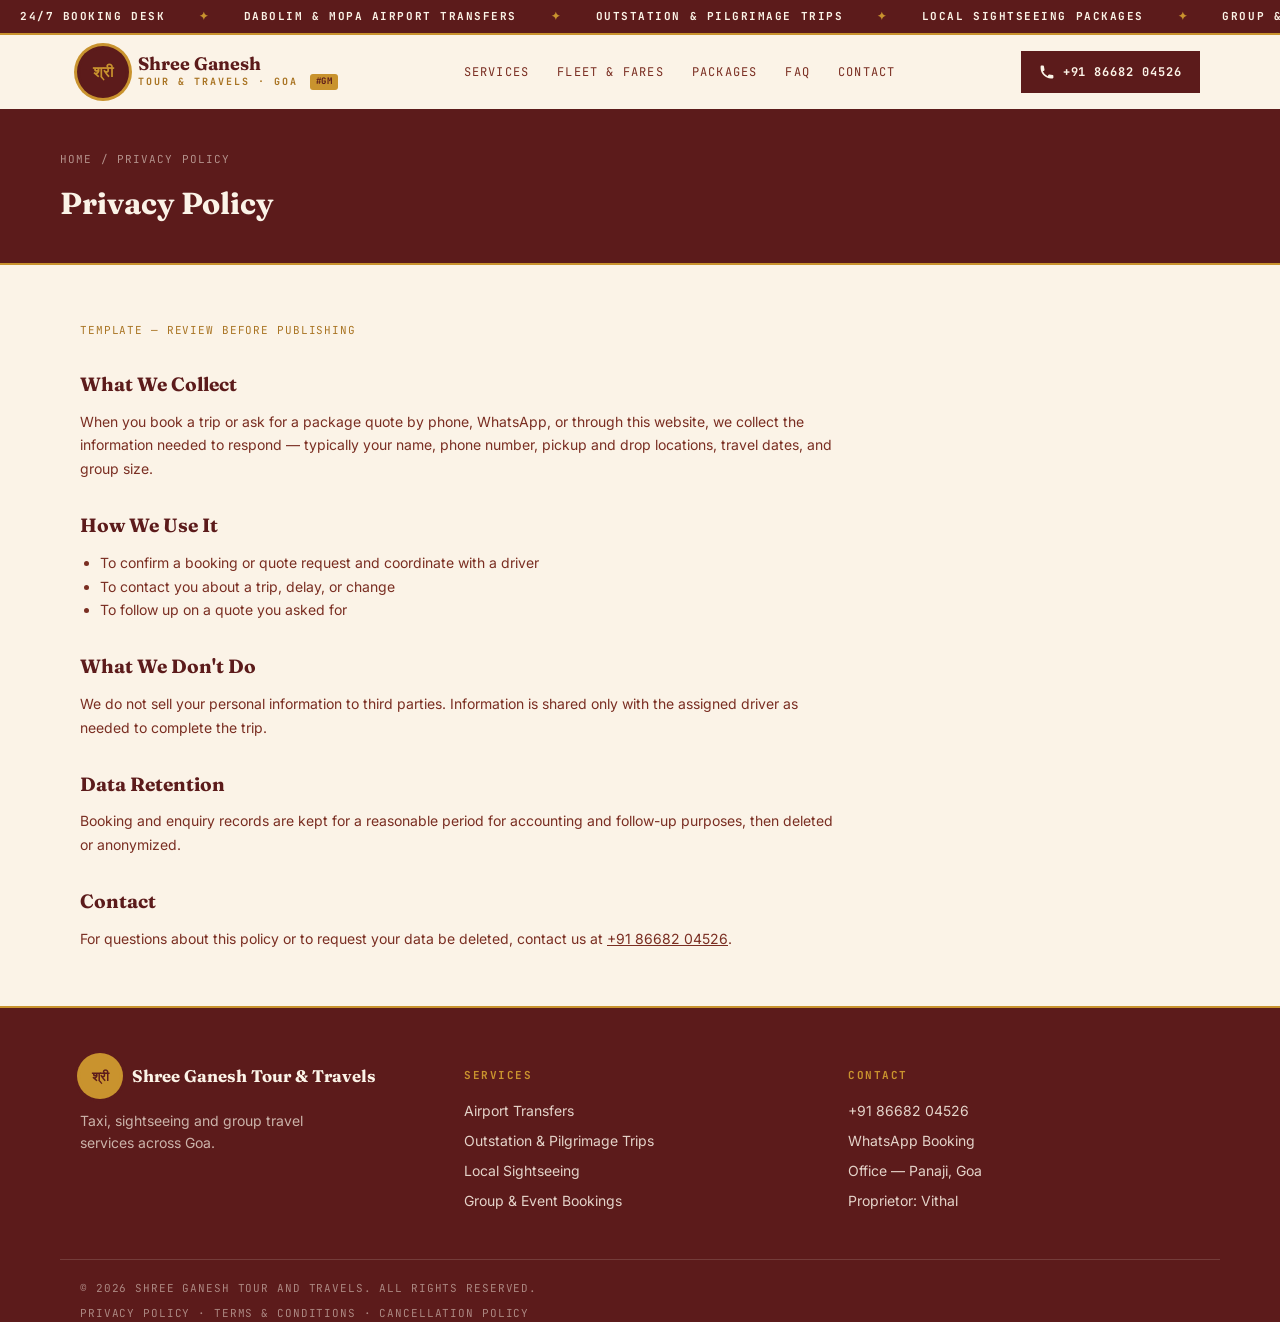
<file: privacy-policy.html>
<!DOCTYPE html>
<html lang="en">
<head>
<meta charset="UTF-8">
<meta name="viewport" content="width=device-width, initial-scale=1.0">
<title>Privacy Policy | Shree Ganesh Tour and Travels</title>
<meta name="description" content="Privacy policy for Shree Ganesh Tour and Travels, Goa.">
<link rel="canonical" href="https://www.shreeganeshtoursandtravels.com/privacy-policy.html">
<link rel="icon" type="image/svg+xml" href="favicon.svg">

<meta property="og:type" content="website">
<meta property="og:site_name" content="Shree Ganesh Tour and Travels">
<meta property="og:title" content="Privacy Policy | Shree Ganesh Tour and Travels">
<meta property="og:description" content="Privacy policy for Shree Ganesh Tour and Travels, Goa.">
<meta property="og:url" content="https://www.shreeganeshtoursandtravels.com/privacy-policy.html">
<meta name="twitter:card" content="summary">
<meta name="twitter:title" content="Privacy Policy | Shree Ganesh Tour and Travels">
<meta name="twitter:description" content="Privacy policy for Shree Ganesh Tour and Travels, Goa.">



<script type="application/ld+json">
{
  "@context": "https://schema.org",
  "@type": "LocalBusiness",
  "name": "Shree Ganesh Tour and Travels",
  "alternateName": "GM Travels",
  "telephone": "+918668204526",
  "areaServed": "Goa, India",
  "priceRange": "$$",
  "address": { "@type": "PostalAddress", "addressLocality": "Panaji", "addressRegion": "Goa", "addressCountry": "IN" },
  "geo": { "@type": "GeoCoordinates", "latitude": 15.5009538, "longitude": 73.8293928 }
}
</script>

<link rel="preconnect" href="https://fonts.googleapis.com">
<link rel="preconnect" href="https://fonts.gstatic.com" crossorigin>
<link href="https://fonts.googleapis.com/css2?family=Fraunces:wght@500;600;700&family=Inter:wght@400;500;600;700&family=JetBrains+Mono:wght@500;700&display=swap" rel="stylesheet">
<link rel="stylesheet" href="style.css">
</head>
<body>

<div class="ticker">
  <div class="ticker-track">
    <div class="ticker-group">
      <span>24/7 Booking Desk</span><span class="dot">✦</span>
      <span>Dabolim &amp; Mopa Airport Transfers</span><span class="dot">✦</span>
      <span>Outstation &amp; Pilgrimage Trips</span><span class="dot">✦</span>
      <span>Local Sightseeing Packages</span><span class="dot">✦</span>
      <span>Group &amp; Event Bookings</span><span class="dot">✦</span>
    </div>
    <div class="ticker-group" aria-hidden="true">
      <span>24/7 Booking Desk</span><span class="dot">✦</span>
      <span>Dabolim &amp; Mopa Airport Transfers</span><span class="dot">✦</span>
      <span>Outstation &amp; Pilgrimage Trips</span><span class="dot">✦</span>
      <span>Local Sightseeing Packages</span><span class="dot">✦</span>
      <span>Group &amp; Event Bookings</span><span class="dot">✦</span>
    </div>
  </div>
</div>

<header class="site-header">
  <div class="header-inner">
    <a href="index.html" class="logo">
      <div class="logo-badge">श्री</div>
      <div>
        <div class="logo-title">Shree Ganesh</div>
        <div class="logo-sub">TOUR &amp; TRAVELS · GOA <span class="gm-tag">#GM</span></div>
      </div>
    </a>
    <nav class="nav-desktop">
      <a href="index.html#services">Services</a>
      <a href="index.html#fleet">Fleet &amp; Fares</a>
      <a href="index.html#packages">Packages</a>
      <a href="index.html#faq">FAQ</a>
      <a href="index.html#contact">Contact</a>
    </nav>
    <div class="header-actions">
      <a href="tel:+918668204526" class="btn-call-header">
        <svg width="16" height="16" viewBox="0 0 20 20" fill="currentColor"><path d="M2 3a1 1 0 011-1h2.153a1 1 0 01.986.836l.74 4.435a1 1 0 01-.54 1.06l-1.548.773a11.037 11.037 0 006.105 6.105l.774-1.548a1 1 0 011.059-.54l4.435.74a1 1 0 01.836.986V17a1 1 0 01-1 1h-2C7.82 18 2 12.18 2 5V3z"/></svg>
        +91 86682 04526
      </a>
      <button id="menu-toggle" aria-label="Open menu" aria-expanded="false" class="menu-toggle">
        <svg width="20" height="20" viewBox="0 0 24 24" fill="none" stroke="currentColor" stroke-width="2"><path stroke-linecap="round" stroke-linejoin="round" d="M4 6h16M4 12h16M4 18h16"/></svg>
      </button>
    </div>
  </div>
  <nav id="mobile-menu" class="mobile-menu">
    <div class="mobile-menu-inner">
      <a href="index.html#services">Services</a>
      <a href="index.html#fleet">Fleet &amp; Fares</a>
      <a href="index.html#packages">Packages</a>
      <a href="index.html#faq">FAQ</a>
      <a href="index.html#contact">Contact</a>
    </div>
  </nav>
</header>

<main>
<section class="page-hero">
  <div class="page-hero-inner">
    <div class="breadcrumb"><a href="index.html">Home</a> / Privacy Policy</div>
    <h1 class="page-hero-title">Privacy Policy</h1>
  </div>
</section>

<section class="section">
  <div class="legal-content">
    <p class="updated">Template — review before publishing</p>
    <h2>What We Collect</h2>
    <p>When you book a trip or ask for a package quote by phone, WhatsApp, or through this website, we collect the information needed to respond — typically your name, phone number, pickup and drop locations, travel dates, and group size.</p>
    <h2>How We Use It</h2>
    <ul>
      <li>To confirm a booking or quote request and coordinate with a driver</li>
      <li>To contact you about a trip, delay, or change</li>
      <li>To follow up on a quote you asked for</li>
    </ul>
    <h2>What We Don't Do</h2>
    <p>We do not sell your personal information to third parties. Information is shared only with the assigned driver as needed to complete the trip.</p>
    <h2>Data Retention</h2>
    <p>Booking and enquiry records are kept for a reasonable period for accounting and follow-up purposes, then deleted or anonymized.</p>
    <h2>Contact</h2>
    <p>For questions about this policy or to request your data be deleted, contact us at <a href="tel:+918668204526" style="text-decoration:underline;">+91 86682 04526</a>.</p>
  </div>
</section>
</main>

<footer class="site-footer">
  <div class="footer-grid">
    <div>
      <div class="footer-brand-row">
        <div class="logo-badge">श्री</div>
        <div class="footer-title">Shree Ganesh Tour &amp; Travels</div>
      </div>
      <p class="footer-desc">Taxi, sightseeing and group travel services across Goa.</p>
    </div>
    <div>
      <h3 class="footer-heading">Services</h3>
      <ul class="footer-list">
        <li>Airport Transfers</li>
        <li>Outstation &amp; Pilgrimage Trips</li>
        <li>Local Sightseeing</li>
        <li>Group &amp; Event Bookings</li>
      </ul>
    </div>
    <div>
      <h3 class="footer-heading">Contact</h3>
      <ul class="footer-list">
        <li><a href="tel:+918668204526">+91 86682 04526</a></li>
        <li><a href="https://wa.me/918668204526" target="_blank" rel="noopener noreferrer">WhatsApp Booking</a></li>
        <li><a href="https://maps.app.goo.gl/XJJmZRPHfe9x2MYR8" target="_blank" rel="noopener noreferrer">Office — Panaji, Goa</a></li>
        <li>Proprietor: Vithal</li>
      </ul>
    </div>
  </div>
  <div class="footer-bottom">
    <span>© 2026 Shree Ganesh Tour and Travels. All rights reserved.</span>
    <span><a href="privacy-policy.html">Privacy Policy</a> · <a href="terms-conditions.html">Terms &amp; Conditions</a> · <a href="cancellation-policy.html">Cancellation Policy</a></span>
  </div>
</footer>

<div class="mobile-bar">
  <a href="tel:+918668204526" class="call">
    <svg width="16" height="16" viewBox="0 0 20 20" fill="currentColor"><path d="M2 3a1 1 0 011-1h2.153a1 1 0 01.986.836l.74 4.435a1 1 0 01-.54 1.06l-1.548.773a11.037 11.037 0 006.105 6.105l.774-1.548a1 1 0 011.059-.54l4.435.74a1 1 0 01.836.986V17a1 1 0 01-1 1h-2C7.82 18 2 12.18 2 5V3z"/></svg>
    Call
  </a>
  <a href="https://wa.me/918668204526" target="_blank" rel="noopener noreferrer" class="whatsapp">
    <svg width="16" height="16" viewBox="0 0 24 24" fill="currentColor"><path d="M12.004 0C5.378 0 0 5.378 0 12.004c0 2.118.547 4.178 1.594 6.02L0 24l6.135-1.61c1.794.978 3.82 1.493 5.869 1.493h.005c6.623 0 12.004-5.38 12.004-12.004C24.013 5.378 18.675 0 12.004 0z"/></svg>
    WhatsApp
  </a>
</div>

<script src="main.js"></script>
</body>
</html>
</file>
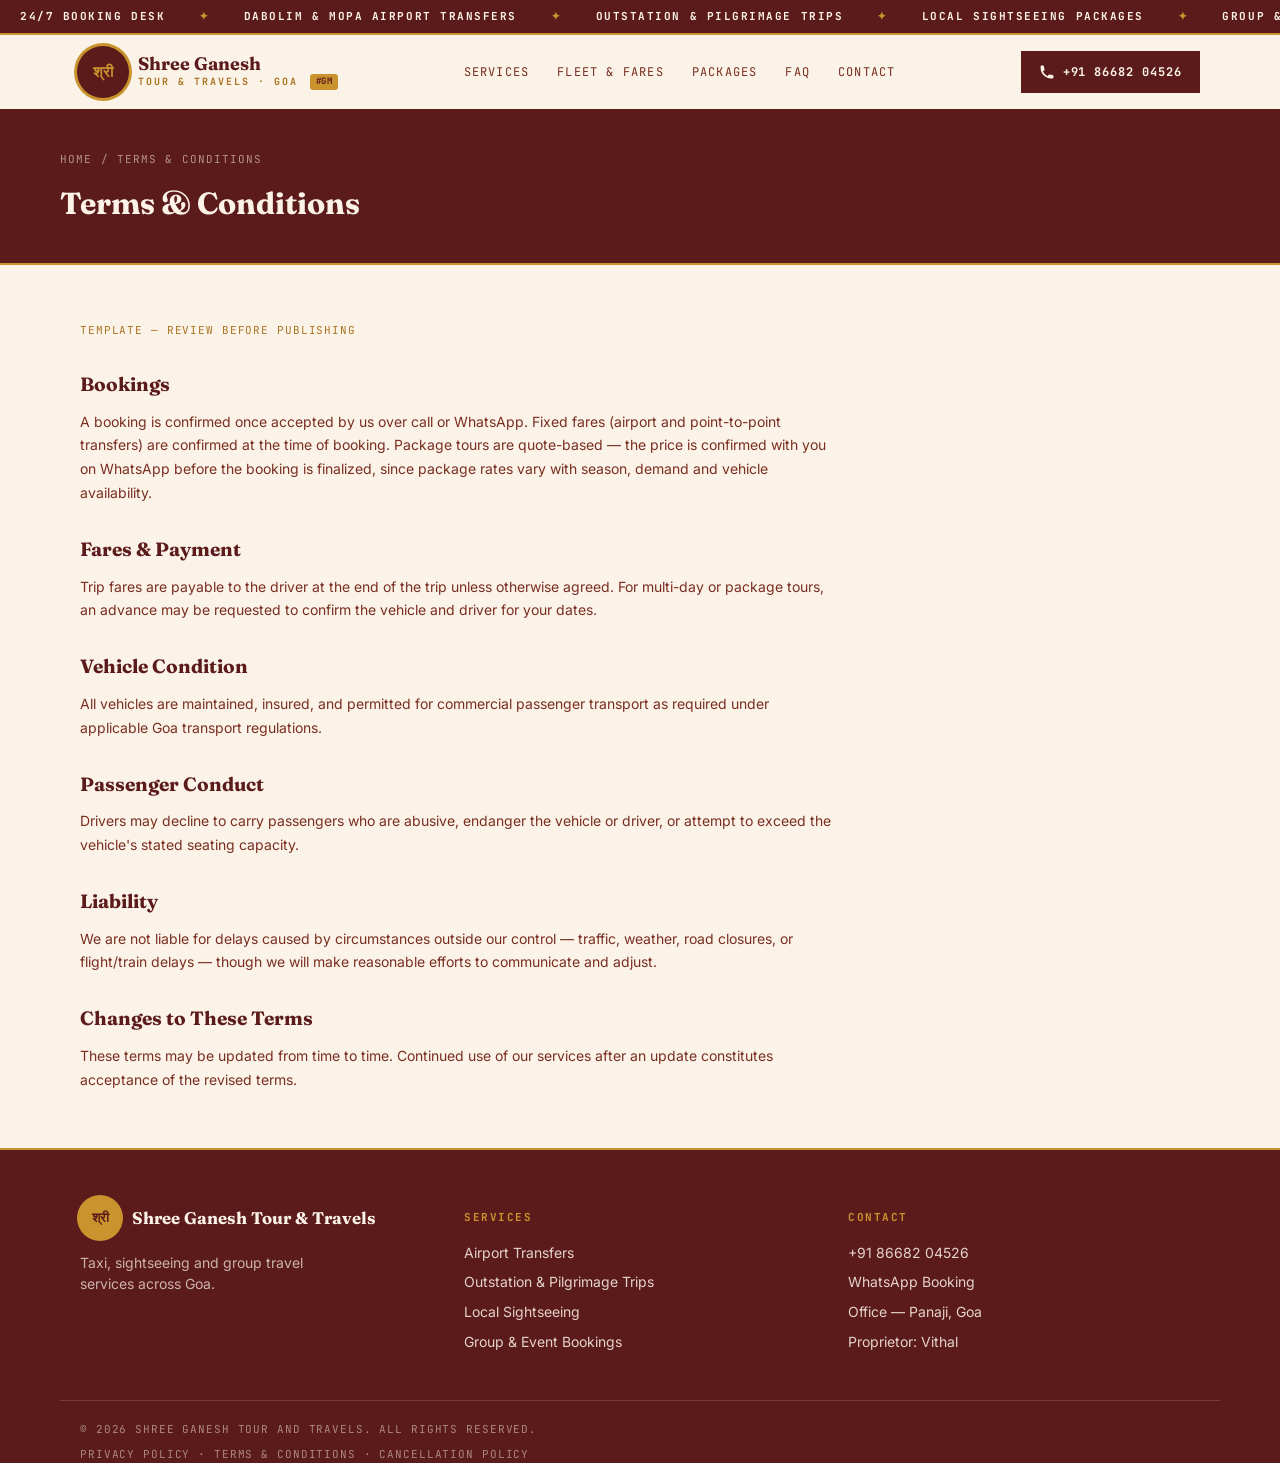
<file: terms-conditions.html>
<!DOCTYPE html>
<html lang="en">
<head>
<meta charset="UTF-8">
<meta name="viewport" content="width=device-width, initial-scale=1.0">
<title>Terms & Conditions | Shree Ganesh Tour and Travels</title>
<meta name="description" content="Terms and conditions for Shree Ganesh Tour and Travels, Goa.">
<link rel="canonical" href="https://www.shreeganeshtoursandtravels.com/terms-conditions.html">
<link rel="icon" type="image/svg+xml" href="favicon.svg">

<meta property="og:type" content="website">
<meta property="og:site_name" content="Shree Ganesh Tour and Travels">
<meta property="og:title" content="Terms & Conditions | Shree Ganesh Tour and Travels">
<meta property="og:description" content="Terms and conditions for Shree Ganesh Tour and Travels, Goa.">
<meta property="og:url" content="https://www.shreeganeshtoursandtravels.com/terms-conditions.html">
<meta name="twitter:card" content="summary">
<meta name="twitter:title" content="Terms & Conditions | Shree Ganesh Tour and Travels">
<meta name="twitter:description" content="Terms and conditions for Shree Ganesh Tour and Travels, Goa.">



<script type="application/ld+json">
{
  "@context": "https://schema.org",
  "@type": "LocalBusiness",
  "name": "Shree Ganesh Tour and Travels",
  "alternateName": "GM Travels",
  "telephone": "+918668204526",
  "areaServed": "Goa, India",
  "priceRange": "$$",
  "address": { "@type": "PostalAddress", "addressLocality": "Panaji", "addressRegion": "Goa", "addressCountry": "IN" },
  "geo": { "@type": "GeoCoordinates", "latitude": 15.5009538, "longitude": 73.8293928 }
}
</script>

<link rel="preconnect" href="https://fonts.googleapis.com">
<link rel="preconnect" href="https://fonts.gstatic.com" crossorigin>
<link href="https://fonts.googleapis.com/css2?family=Fraunces:wght@500;600;700&family=Inter:wght@400;500;600;700&family=JetBrains+Mono:wght@500;700&display=swap" rel="stylesheet">
<link rel="stylesheet" href="style.css">
</head>
<body>

<div class="ticker">
  <div class="ticker-track">
    <div class="ticker-group">
      <span>24/7 Booking Desk</span><span class="dot">✦</span>
      <span>Dabolim &amp; Mopa Airport Transfers</span><span class="dot">✦</span>
      <span>Outstation &amp; Pilgrimage Trips</span><span class="dot">✦</span>
      <span>Local Sightseeing Packages</span><span class="dot">✦</span>
      <span>Group &amp; Event Bookings</span><span class="dot">✦</span>
    </div>
    <div class="ticker-group" aria-hidden="true">
      <span>24/7 Booking Desk</span><span class="dot">✦</span>
      <span>Dabolim &amp; Mopa Airport Transfers</span><span class="dot">✦</span>
      <span>Outstation &amp; Pilgrimage Trips</span><span class="dot">✦</span>
      <span>Local Sightseeing Packages</span><span class="dot">✦</span>
      <span>Group &amp; Event Bookings</span><span class="dot">✦</span>
    </div>
  </div>
</div>

<header class="site-header">
  <div class="header-inner">
    <a href="index.html" class="logo">
      <div class="logo-badge">श्री</div>
      <div>
        <div class="logo-title">Shree Ganesh</div>
        <div class="logo-sub">TOUR &amp; TRAVELS · GOA <span class="gm-tag">#GM</span></div>
      </div>
    </a>
    <nav class="nav-desktop">
      <a href="index.html#services">Services</a>
      <a href="index.html#fleet">Fleet &amp; Fares</a>
      <a href="index.html#packages">Packages</a>
      <a href="index.html#faq">FAQ</a>
      <a href="index.html#contact">Contact</a>
    </nav>
    <div class="header-actions">
      <a href="tel:+918668204526" class="btn-call-header">
        <svg width="16" height="16" viewBox="0 0 20 20" fill="currentColor"><path d="M2 3a1 1 0 011-1h2.153a1 1 0 01.986.836l.74 4.435a1 1 0 01-.54 1.06l-1.548.773a11.037 11.037 0 006.105 6.105l.774-1.548a1 1 0 011.059-.54l4.435.74a1 1 0 01.836.986V17a1 1 0 01-1 1h-2C7.82 18 2 12.18 2 5V3z"/></svg>
        +91 86682 04526
      </a>
      <button id="menu-toggle" aria-label="Open menu" aria-expanded="false" class="menu-toggle">
        <svg width="20" height="20" viewBox="0 0 24 24" fill="none" stroke="currentColor" stroke-width="2"><path stroke-linecap="round" stroke-linejoin="round" d="M4 6h16M4 12h16M4 18h16"/></svg>
      </button>
    </div>
  </div>
  <nav id="mobile-menu" class="mobile-menu">
    <div class="mobile-menu-inner">
      <a href="index.html#services">Services</a>
      <a href="index.html#fleet">Fleet &amp; Fares</a>
      <a href="index.html#packages">Packages</a>
      <a href="index.html#faq">FAQ</a>
      <a href="index.html#contact">Contact</a>
    </div>
  </nav>
</header>

<main>
<section class="page-hero">
  <div class="page-hero-inner">
    <div class="breadcrumb"><a href="index.html">Home</a> / Terms &amp; Conditions</div>
    <h1 class="page-hero-title">Terms &amp; Conditions</h1>
  </div>
</section>

<section class="section">
  <div class="legal-content">
    <p class="updated">Template — review before publishing</p>
    <h2>Bookings</h2>
    <p>A booking is confirmed once accepted by us over call or WhatsApp. Fixed fares (airport and point-to-point transfers) are confirmed at the time of booking. Package tours are quote-based — the price is confirmed with you on WhatsApp before the booking is finalized, since package rates vary with season, demand and vehicle availability.</p>
    <h2>Fares &amp; Payment</h2>
    <p>Trip fares are payable to the driver at the end of the trip unless otherwise agreed. For multi-day or package tours, an advance may be requested to confirm the vehicle and driver for your dates.</p>
    <h2>Vehicle Condition</h2>
    <p>All vehicles are maintained, insured, and permitted for commercial passenger transport as required under applicable Goa transport regulations.</p>
    <h2>Passenger Conduct</h2>
    <p>Drivers may decline to carry passengers who are abusive, endanger the vehicle or driver, or attempt to exceed the vehicle's stated seating capacity.</p>
    <h2>Liability</h2>
    <p>We are not liable for delays caused by circumstances outside our control — traffic, weather, road closures, or flight/train delays — though we will make reasonable efforts to communicate and adjust.</p>
    <h2>Changes to These Terms</h2>
    <p>These terms may be updated from time to time. Continued use of our services after an update constitutes acceptance of the revised terms.</p>
  </div>
</section>
</main>

<footer class="site-footer">
  <div class="footer-grid">
    <div>
      <div class="footer-brand-row">
        <div class="logo-badge">श्री</div>
        <div class="footer-title">Shree Ganesh Tour &amp; Travels</div>
      </div>
      <p class="footer-desc">Taxi, sightseeing and group travel services across Goa.</p>
    </div>
    <div>
      <h3 class="footer-heading">Services</h3>
      <ul class="footer-list">
        <li>Airport Transfers</li>
        <li>Outstation &amp; Pilgrimage Trips</li>
        <li>Local Sightseeing</li>
        <li>Group &amp; Event Bookings</li>
      </ul>
    </div>
    <div>
      <h3 class="footer-heading">Contact</h3>
      <ul class="footer-list">
        <li><a href="tel:+918668204526">+91 86682 04526</a></li>
        <li><a href="https://wa.me/918668204526" target="_blank" rel="noopener noreferrer">WhatsApp Booking</a></li>
        <li><a href="https://maps.app.goo.gl/XJJmZRPHfe9x2MYR8" target="_blank" rel="noopener noreferrer">Office — Panaji, Goa</a></li>
        <li>Proprietor: Vithal</li>
      </ul>
    </div>
  </div>
  <div class="footer-bottom">
    <span>© 2026 Shree Ganesh Tour and Travels. All rights reserved.</span>
    <span><a href="privacy-policy.html">Privacy Policy</a> · <a href="terms-conditions.html">Terms &amp; Conditions</a> · <a href="cancellation-policy.html">Cancellation Policy</a></span>
  </div>
</footer>

<div class="mobile-bar">
  <a href="tel:+918668204526" class="call">
    <svg width="16" height="16" viewBox="0 0 20 20" fill="currentColor"><path d="M2 3a1 1 0 011-1h2.153a1 1 0 01.986.836l.74 4.435a1 1 0 01-.54 1.06l-1.548.773a11.037 11.037 0 006.105 6.105l.774-1.548a1 1 0 011.059-.54l4.435.74a1 1 0 01.836.986V17a1 1 0 01-1 1h-2C7.82 18 2 12.18 2 5V3z"/></svg>
    Call
  </a>
  <a href="https://wa.me/918668204526" target="_blank" rel="noopener noreferrer" class="whatsapp">
    <svg width="16" height="16" viewBox="0 0 24 24" fill="currentColor"><path d="M12.004 0C5.378 0 0 5.378 0 12.004c0 2.118.547 4.178 1.594 6.02L0 24l6.135-1.61c1.794.978 3.82 1.493 5.869 1.493h.005c6.623 0 12.004-5.38 12.004-12.004C24.013 5.378 18.675 0 12.004 0z"/></svg>
    WhatsApp
  </a>
</div>

<script src="main.js"></script>
</body>
</html>
</file>
<file: style.css>
/* Shree Ganesh Tour and Travels — standalone stylesheet
   No build step, no CDN dependency. */

:root {
  --ink: #5C1B1B;
  --ink2: #7A2E22;
  --gold: #C9932E;
  --gold2: #A97423;
  --paper: #FBF3E7;
  --line: #E3D2B8;
  --go: #1F6E4A;
  --white: #FFFFFF;

  --font-display: 'Fraunces', Georgia, 'Times New Roman', serif;
  --font-body: 'Inter', -apple-system, BlinkMacSystemFont, 'Segoe UI', Roboto, Arial, sans-serif;
  --font-mono: 'JetBrains Mono', 'Consolas', 'Courier New', monospace;
}

* { box-sizing: border-box; }
html { scroll-behavior: smooth; }
body {
  margin: 0;
  background: var(--paper);
  color: var(--ink);
  font-family: var(--font-body);
  -webkit-font-smoothing: antialiased;
  line-height: 1.55;
  overflow-x: hidden;
}
a { color: inherit; text-decoration: none; }
ul { list-style: none; margin: 0; padding: 0; }
p { margin: 0; }
img, svg { display: block; }
.wrap { max-width: 1160px; margin: 0 auto; padding: 0 20px; }

/* ---------- Ticker ---------- */
.ticker { background: var(--ink); color: var(--paper); overflow: hidden; border-bottom: 2px solid var(--gold); white-space: nowrap; }
.ticker-track { display: inline-flex; padding: 8px 0; animation: ticker 30s linear infinite; }
.ticker-track:hover { animation-play-state: paused; }
.ticker-group { display: inline-flex; flex-shrink: 0; }
.ticker-group span { padding: 0 20px; font-family: var(--font-mono); font-size: 11px; letter-spacing: 0.14em; text-transform: uppercase; font-weight: 700; }
.ticker-group .dot { color: var(--gold); padding: 0 14px; }
@keyframes ticker { from { transform: translateX(0); } to { transform: translateX(-50%); } }

/* ---------- Header ---------- */
.site-header { position: sticky; top: 0; z-index: 40; background: rgba(251,243,231,0.97); border-bottom: 2px solid var(--ink); }
.header-inner { display: flex; align-items: center; justify-content: space-between; padding: 14px 20px; max-width: 1160px; margin: 0 auto; }
.logo { display: flex; align-items: center; gap: 12px; }
.logo-badge {
  width: 46px; height: 46px; border-radius: 50%;
  background: var(--ink); color: var(--gold);
  display: flex; align-items: center; justify-content: center;
  font-family: var(--font-display); font-weight: 700; font-size: 15px;
  box-shadow: 0 0 0 3px var(--ink), 0 0 0 6px var(--gold);
  flex-shrink: 0;
}
.logo-title { font-family: var(--font-display); font-weight: 700; font-size: 18px; line-height: 1.1; }
.logo-sub { font-family: var(--font-mono); font-size: 10px; letter-spacing: 0.2em; color: var(--gold2); font-weight: 700; }

.nav-desktop { display: none; align-items: center; gap: 28px; font-family: var(--font-mono); font-size: 12px; letter-spacing: 0.1em; text-transform: uppercase; color: var(--ink2); }
.nav-desktop a:hover { color: var(--gold2); }
.header-actions { display: flex; align-items: center; gap: 12px; }
.btn-call-header {
  display: none; align-items: center; gap: 8px;
  background: var(--ink); color: var(--paper);
  font-family: var(--font-mono); font-size: 12px; letter-spacing: 0.08em; text-transform: uppercase; font-weight: 700;
  padding: 10px 16px; border: 2px solid var(--ink);
  transition: background 0.15s, color 0.15s, border-color 0.15s;
}
.btn-call-header:hover { background: var(--gold); color: var(--ink); border-color: var(--gold); }
.menu-toggle { width: 40px; height: 40px; display: flex; align-items: center; justify-content: center; border: 2px solid var(--ink); background: transparent; color: var(--ink); cursor: pointer; padding: 0; }
.mobile-menu { display: none; border-top: 2px solid var(--ink); background: var(--paper); }
.mobile-menu.open { display: block; }
.mobile-menu-inner { max-width: 1160px; margin: 0 auto; padding: 16px 20px; display: flex; flex-direction: column; gap: 14px; font-family: var(--font-mono); font-size: 14px; letter-spacing: 0.06em; text-transform: uppercase; color: var(--ink2); }
.mobile-menu-inner a:hover { color: var(--gold2); }

/* ---------- Hero ---------- */
.hero { border-bottom: 2px solid var(--ink); overflow: hidden; }
.hero-inner { max-width: 1160px; margin: 0 auto; padding: 52px 20px 60px; display: grid; gap: 40px; }
.badge-live { display: inline-flex; align-items: center; gap: 8px; font-family: var(--font-mono); font-size: 11px; letter-spacing: 0.14em; text-transform: uppercase; color: var(--gold2); border: 1px solid var(--gold2); padding: 6px 12px; margin-bottom: 20px; }
.pulse-dot { width: 8px; height: 8px; border-radius: 50%; background: var(--go); animation: pulse 2s ease-in-out infinite; }
@keyframes pulse { 0%,100% { opacity:1; } 50% { opacity:.4; } }
.hero-title { font-family: var(--font-display); font-weight: 700; font-size: 2.3rem; line-height: 1.12; margin: 0; }
.hero-title .accent { color: var(--gold2); font-style: italic; }
.hero-sub { margin-top: 18px; font-size: 1rem; color: var(--ink2); opacity: 0.9; max-width: 520px; }
.hero-ctas { margin-top: 26px; display: flex; flex-wrap: wrap; gap: 12px; }
.btn { display: inline-flex; align-items: center; gap: 10px; font-family: var(--font-display); font-weight: 600; padding: 14px 22px; border: 2px solid transparent; cursor: pointer; transition: opacity .15s, background .15s, color .15s, border-color .15s; }
.btn-primary { background: var(--ink); color: var(--paper); border-color: var(--ink); }
.btn-primary:hover { background: var(--gold); color: var(--ink); border-color: var(--gold); }
.btn-whatsapp { background: var(--go); color: var(--paper); border-color: var(--go); }
.btn-whatsapp:hover { opacity: 0.9; }
.btn-whatsapp svg { fill: currentColor; }
.hero-facts { margin-top: 30px; display: flex; flex-wrap: wrap; gap: 12px 28px; font-family: var(--font-mono); font-size: 12px; letter-spacing: 0.06em; text-transform: uppercase; color: var(--ink2); }
.hero-facts span { display: inline-flex; align-items: center; gap: 8px; }
.hero-facts .mark { color: var(--gold2); }

/* Ticket stub — signature hero element */
.ticket {
  background: var(--white);
  border: 2px dashed var(--ink);
  position: relative;
  box-shadow: 8px 8px 0 var(--gold);
}
.ticket::before, .ticket::after {
  content: "";
  position: absolute;
  width: 22px; height: 22px;
  background: var(--paper);
  border: 2px dashed var(--ink);
  border-radius: 50%;
  top: 50%; transform: translateY(-50%);
}
.ticket::before { left: -12px; }
.ticket::after { right: -12px; }
.ticket-head { background: var(--ink); color: var(--paper); padding: 14px 20px; display: flex; justify-content: space-between; align-items: center; }
.ticket-head .tlabel { font-family: var(--font-mono); font-size: 11px; letter-spacing: 0.16em; text-transform: uppercase; color: var(--gold); }
.ticket-head .tno { font-family: var(--font-mono); font-size: 11px; color: rgba(251,243,231,0.6); }
.ticket-body { padding: 22px 20px; }
.ticket-route { font-family: var(--font-display); font-size: 1.3rem; font-weight: 700; margin-bottom: 14px; }
.ticket-row { display: flex; justify-content: space-between; padding: 8px 0; border-bottom: 1px dotted var(--line); font-family: var(--font-mono); font-size: 12px; text-transform: uppercase; letter-spacing: 0.04em; color: var(--ink2); }
.ticket-row:last-child { border-bottom: none; }
.ticket-row .val { color: var(--ink); font-weight: 700; }
.ticket-foot { padding: 14px 20px; border-top: 2px dashed var(--ink); font-family: var(--font-mono); font-size: 10px; letter-spacing: 0.1em; text-transform: uppercase; color: var(--ink2); text-align: center; }

.route-dash { height: 12px; background-image: repeating-linear-gradient(90deg, var(--line) 0 14px, transparent 14px 26px); }

/* ---------- Sections shared ---------- */
.section { padding: 56px 20px; max-width: 1160px; margin: 0 auto; }
.section-eyebrow { font-family: var(--font-mono); font-size: 11px; letter-spacing: 0.18em; text-transform: uppercase; color: var(--gold2); margin-bottom: 10px; }
.section-title { font-family: var(--font-display); font-weight: 700; font-size: 1.85rem; margin: 0 0 36px; color: var(--ink); }
.section-title.on-dark { color: var(--paper); }

/* ---------- Services ---------- */
.services-grid { display: grid; grid-template-columns: 1fr; gap: 20px; }
.service-card { border: 2px solid var(--ink); background: var(--white); padding: 24px; transition: box-shadow .15s; }
.service-card:hover { box-shadow: 6px 6px 0 var(--ink); }
.service-icon { width: 48px; height: 48px; border-radius: 50%; background: var(--gold); display: flex; align-items: center; justify-content: center; margin-bottom: 18px; box-shadow: 0 0 0 3px var(--ink), 0 0 0 6px var(--gold); }
.service-icon svg { color: var(--ink); }
.service-title { font-family: var(--font-display); font-weight: 700; font-size: 1.05rem; margin: 0 0 8px; }
.service-desc { font-size: 14px; color: var(--ink2); opacity: 0.85; }

/* ---------- Fleet (dark) ---------- */
.fleet-section { background: var(--ink); color: var(--paper); border-top: 2px solid var(--ink); border-bottom: 2px solid var(--ink); }
.fleet-grid { display: grid; grid-template-columns: 1fr; gap: 1px; background: rgba(251,243,231,0.15); border: 1px solid rgba(251,243,231,0.15); }
.fleet-item { background: var(--ink); padding: 24px; }
.fleet-num { font-family: var(--font-mono); font-size: 12px; color: var(--gold); letter-spacing: 0.14em; margin-bottom: 8px; }
.fleet-name { font-family: var(--font-display); font-size: 1.25rem; font-weight: 700; margin-bottom: 6px; }
.fleet-desc { font-size: 14px; color: rgba(251,243,231,0.72); }

/* ---------- Notice banner ---------- */
.notice-banner { background: #F3E3C4; border: 2px solid var(--gold2); color: var(--ink); padding: 14px 18px; font-size: 13px; }
.notice-banner strong { color: var(--gold2); }

/* ---------- Packages ---------- */
.package-grid { display: grid; grid-template-columns: 1fr; gap: 20px; }
.package-card { border: 2px solid var(--ink); background: var(--white); display: flex; flex-direction: column; }
.package-card.featured { box-shadow: 6px 6px 0 var(--gold); }
.package-head { background: var(--ink); color: var(--paper); padding: 18px 20px; }
.package-head .tag { font-family: var(--font-mono); font-size: 10px; letter-spacing: 0.14em; text-transform: uppercase; color: var(--gold); }
.package-head h3 { font-family: var(--font-display); font-size: 1.25rem; font-weight: 700; margin: 6px 0 0; }
.package-body { padding: 20px; flex-grow: 1; display: flex; flex-direction: column; }
.package-price { font-family: var(--font-display); font-weight: 700; font-size: 1.9rem; color: var(--go); margin-bottom: 4px; }
.package-price .unit { font-family: var(--font-mono); font-size: 12px; color: var(--ink2); }
.package-list { margin: 16px 0; display: flex; flex-direction: column; gap: 8px; font-size: 13px; color: var(--ink2); }
.package-list li { display: flex; gap: 8px; align-items: flex-start; }
.package-list .check { color: var(--go); flex-shrink: 0; }

/* Fare calculator */
.fare-calc-wrap { border: 2px solid var(--ink); background: var(--white); box-shadow: 8px 8px 0 var(--gold); padding: 24px; }
.calc-tabs { display: flex; gap: 8px; margin-bottom: 20px; flex-wrap: wrap; }
.calc-tab { font-family: var(--font-mono); font-size: 11px; letter-spacing: 0.08em; text-transform: uppercase; padding: 10px 16px; border: 2px solid var(--ink); background: var(--paper); color: var(--ink); cursor: pointer; }
.calc-tab.active { background: var(--ink); color: var(--paper); }
.calc-panel { }
.calc-field-row { margin-bottom: 14px; }
.calc-field-row label { display: block; font-family: var(--font-mono); font-size: 11px; letter-spacing: 0.06em; text-transform: uppercase; color: var(--ink2); margin-bottom: 6px; }
.calc-field-row select, .calc-field-row input { width: 100%; padding: 12px; border: 2px solid var(--ink); background: var(--paper); font-family: var(--font-body); font-size: 14px; color: var(--ink); }
.calc-result-grid { display: grid; grid-template-columns: 1fr 1fr; gap: 14px; }
.calc-result-item { border: 2px solid var(--ink); padding: 14px; text-align: center; background: var(--paper); }
.calc-result-label { font-family: var(--font-mono); font-size: 10px; letter-spacing: 0.08em; text-transform: uppercase; color: var(--ink2); margin-bottom: 6px; }
.calc-result-price { font-family: var(--font-display); font-weight: 700; font-size: 1.5rem; color: var(--go); }
.calc-cta { width: 100%; justify-content: center; margin-top: 16px; }

/* ---------- Fare table ---------- */
.fare-table-wrap { overflow-x: auto; border: 2px solid var(--ink); }
.fare-table { width: 100%; border-collapse: collapse; font-size: 13px; min-width: 600px; }
.fare-table th { background: var(--ink); color: var(--paper); font-family: var(--font-mono); font-size: 11px; letter-spacing: 0.06em; text-transform: uppercase; text-align: left; padding: 12px 14px; }
.fare-table th.num, .fare-table td.num { text-align: center; }
.fare-table td { padding: 12px 14px; border-bottom: 1px solid var(--line); font-family: var(--font-mono); }
.fare-table tr:nth-child(even) { background: rgba(227,210,184,0.3); }
.fare-table td.route-name { font-family: var(--font-display); font-weight: 700; font-size: 13px; }
.fare-table td.price-sedan { color: var(--go); font-weight: 700; }
.fare-table td.price-suv { color: var(--gold2); font-weight: 700; }

/* ---------- Why us ---------- */
.why-grid { display: grid; grid-template-columns: 1fr; gap: 24px; }
.why-item { border-left: 4px solid var(--gold); padding-left: 18px; }
.why-item h3 { font-family: var(--font-display); font-weight: 700; font-size: 1rem; margin: 0 0 8px; }
.why-item p { font-size: 14px; color: var(--ink2); opacity: 0.85; margin: 0; }

/* ---------- FAQ ---------- */
.faq-list { max-width: 820px; }
.faq-item { border: 2px solid var(--ink); margin-bottom: 12px; background: var(--white); }
.faq-question { width: 100%; text-align: left; padding: 16px 18px; background: transparent; border: none; cursor: pointer; display: flex; justify-content: space-between; align-items: center; gap: 12px; font-family: var(--font-display); font-weight: 600; font-size: 15px; color: var(--ink); }
.faq-question .icon { flex-shrink: 0; transition: transform .15s; color: var(--gold2); }
.faq-item.open .faq-question .icon { transform: rotate(45deg); }
.faq-answer { max-height: 0; overflow: hidden; transition: max-height .2s ease; }
.faq-item.open .faq-answer { max-height: 400px; }
.faq-answer-inner { padding: 0 18px 18px; font-size: 14px; color: var(--ink2); }

/* ---------- Testimonials ---------- */
.testimonials-section { background: var(--paper); border-top: 2px solid var(--ink); border-bottom: 2px solid var(--ink); }
.testimonials-grid { display: grid; grid-template-columns: 1fr; gap: 20px; }
.testimonial-card { background: var(--white); border: 2px solid var(--ink); padding: 22px; }
.testimonial-quote { font-size: 14px; color: var(--ink2); opacity: 0.9; margin-bottom: 16px; }
.testimonial-attr { font-family: var(--font-mono); font-size: 11px; letter-spacing: 0.08em; text-transform: uppercase; color: var(--gold2); }

/* ---------- Contact box ---------- */
.contact-box { border: 2px solid var(--ink); background: var(--ink); color: var(--paper); padding: 32px 24px; display: grid; gap: 28px; box-shadow: 8px 8px 0 var(--gold); }
.contact-box p.contact-sub { color: rgba(251,243,231,0.8); max-width: 420px; margin-top: 12px; }
.contact-actions { display: flex; flex-direction: column; gap: 14px; }
.btn-block { display: flex; align-items: center; justify-content: space-between; padding: 16px 22px; font-family: var(--font-display); font-weight: 700; transition: opacity .15s, background .15s; }
.btn-block.call { background: var(--gold); color: var(--ink); }
.btn-block.call:hover { background: var(--paper); }
.btn-block.whatsapp { background: var(--go); color: var(--paper); }
.btn-block.whatsapp:hover { opacity: 0.9; }
.contact-note { font-family: var(--font-mono); font-size: 11px; letter-spacing: 0.1em; text-transform: uppercase; color: rgba(251,243,231,0.6); padding-top: 4px; }

/* ---------- Footer ---------- */
.site-footer { background: var(--ink); color: var(--paper); border-top: 2px solid var(--gold); padding-bottom: 90px; }
.footer-grid { max-width: 1160px; margin: 0 auto; padding: 48px 20px; display: grid; grid-template-columns: 1fr; gap: 32px; }
.footer-brand-row { display: flex; align-items: center; gap: 12px; margin-bottom: 14px; }
.footer-brand-row .logo-badge { width: 40px; height: 40px; font-size: 13px; background: var(--gold); color: var(--ink); box-shadow: 0 0 0 3px var(--gold), 0 0 0 6px var(--ink); }
.footer-title { font-family: var(--font-display); font-weight: 700; font-size: 1.05rem; }
.footer-desc { font-size: 14px; color: rgba(251,243,231,0.7); max-width: 280px; }
.footer-heading { font-family: var(--font-mono); font-size: 11px; letter-spacing: 0.14em; text-transform: uppercase; color: var(--gold); margin-bottom: 16px; }
.footer-list { display: flex; flex-direction: column; gap: 8px; font-size: 14px; color: rgba(251,243,231,0.85); }
.footer-list a:hover { color: var(--gold); }
.footer-bottom { max-width: 1160px; margin: 0 auto; padding: 20px 20px 0; border-top: 1px solid rgba(251,243,231,0.15); display: flex; flex-direction: column; gap: 8px; font-family: var(--font-mono); font-size: 11px; letter-spacing: 0.08em; text-transform: uppercase; color: rgba(251,243,231,0.5); }

/* ---------- Mobile sticky bar ---------- */
.mobile-bar { position: fixed; bottom: 0; left: 0; right: 0; background: var(--paper); border-top: 2px solid var(--ink); padding: 12px; z-index: 40; display: flex; gap: 12px; }
.mobile-bar a { flex: 1; display: flex; align-items: center; justify-content: center; gap: 8px; padding: 12px; font-family: var(--font-display); font-weight: 700; font-size: 14px; }
.mobile-bar a.call { background: var(--ink); color: var(--paper); }
.mobile-bar a.call svg { color: var(--gold); }
.mobile-bar a.whatsapp { background: var(--go); color: var(--paper); }

/* ---------- Responsive ---------- */
@media (min-width: 768px) {
  .hero-title { font-size: 3.1rem; }
  .services-grid { grid-template-columns: repeat(2, 1fr); }
  .fleet-grid { grid-template-columns: repeat(2, 1fr); }
  .why-grid { grid-template-columns: repeat(2, 1fr); }
  .testimonials-grid { grid-template-columns: repeat(3, 1fr); }
  .footer-grid { grid-template-columns: repeat(3, 1fr); }
  .package-grid { grid-template-columns: repeat(3, 1fr); }
  .btn-call-header { display: inline-flex; }
}
@media (min-width: 1024px) {
  .nav-desktop { display: flex; }
  .menu-toggle, .mobile-menu { display: none !important; }
  .mobile-bar { display: none; }
  .site-footer { padding-bottom: 0; }
  .hero-title { font-size: 3.4rem; }
  .hero-inner { grid-template-columns: 7fr 5fr; align-items: center; padding-top: 76px; padding-bottom: 92px; }
  .services-grid { grid-template-columns: repeat(3, 1fr); }
  .fleet-grid { grid-template-columns: repeat(4, 1fr); }
  .why-grid { grid-template-columns: repeat(4, 1fr); }
  .contact-box { grid-template-columns: 1fr 1fr; align-items: center; padding: 52px; }
}
@media (prefers-reduced-motion: reduce) {
  .ticker-track, .pulse-dot { animation: none !important; }
}

/* ============================================================
   VEHICLE FLEET PICKER + MODAL
   ============================================================ */

.gm-tag {
  display: inline-block;
  background: var(--gold);
  color: var(--ink);
  font-family: var(--font-mono);
  font-size: 9px;
  font-weight: 700;
  letter-spacing: 0.05em;
  padding: 1px 6px;
  border-radius: 3px;
  margin-left: 4px;
  vertical-align: middle;
}

.vehicle-grid {
  display: grid;
  grid-template-columns: 1fr;
  gap: 16px;
}
.vehicle-card {
  display: flex;
  flex-direction: column;
  align-items: flex-start;
  gap: 6px;
  background: var(--white);
  border: 2px solid var(--ink);
  padding: 18px;
  cursor: pointer;
  text-align: left;
  font-family: var(--font-body);
  transition: box-shadow 0.15s, transform 0.15s;
}
.vehicle-card:hover { box-shadow: 6px 6px 0 var(--gold); transform: translate(-2px, -2px); }
.vehicle-icon { display: block; width: 100%; margin: -18px -18px 12px; }
.vehicle-icon img { display: block; width: 100%; height: auto; border-bottom: 2px solid var(--ink); }
.vehicle-name { font-family: var(--font-display); font-weight: 700; font-size: 1.1rem; color: var(--ink); }
.vehicle-tagline { font-size: 12.5px; color: var(--ink2); opacity: 0.75; }
.vehicle-badges { display: flex; flex-wrap: wrap; gap: 6px; margin-top: 6px; }
.vbadge {
  font-family: var(--font-mono);
  font-size: 10px;
  letter-spacing: 0.05em;
  text-transform: uppercase;
  background: var(--paper);
  border: 1px solid var(--ink);
  color: var(--ink);
  padding: 3px 8px;
  border-radius: 3px;
}

/* Modal */
.modal-overlay {
  display: none;
  position: fixed;
  inset: 0;
  background: rgba(28, 12, 12, 0.6);
  z-index: 100;
  align-items: flex-start;
  justify-content: center;
  padding: 20px;
  overflow-y: auto;
}
.modal-overlay.open { display: flex; }
.modal-panel {
  background: var(--paper);
  border: 2px solid var(--ink);
  box-shadow: 8px 8px 0 var(--gold);
  max-width: 640px;
  width: 100%;
  padding: 24px;
  position: relative;
  margin: 30px auto;
}
.modal-close {
  position: absolute;
  top: 14px; right: 14px;
  width: 34px; height: 34px;
  border: 2px solid var(--ink);
  background: var(--white);
  color: var(--ink);
  cursor: pointer;
  font-size: 16px;
  line-height: 1;
}
.modal-head { display: flex; align-items: center; gap: 16px; margin-bottom: 20px; padding-right: 40px; }
.modal-icon { flex-shrink: 0; width: 120px; border: 2px solid var(--ink); overflow: hidden; }
.modal-icon img { display: block; width: 100%; height: auto; }
.modal-head h3 { font-family: var(--font-display); font-weight: 700; font-size: 1.3rem; margin: 0 0 2px; color: var(--ink); }
.modal-tagline { font-size: 13px; color: var(--ink2); opacity: 0.75; margin: 0 0 6px; }

.modal-tabs { display: flex; gap: 8px; margin-bottom: 16px; flex-wrap: wrap; }
.modal-tab {
  font-family: var(--font-mono);
  font-size: 11px;
  letter-spacing: 0.06em;
  text-transform: uppercase;
  padding: 9px 14px;
  border: 2px solid var(--ink);
  background: var(--white);
  color: var(--ink);
  cursor: pointer;
}
.modal-tab.active { background: var(--ink); color: var(--paper); }
.modal-packages { border-top: 2px dashed var(--line); padding-top: 4px; }

.btn-enquire {
  display: inline-block;
  font-family: var(--font-mono);
  font-size: 11px;
  letter-spacing: 0.05em;
  text-transform: uppercase;
  font-weight: 700;
  background: var(--go);
  color: var(--paper);
  padding: 8px 14px;
  border: 2px solid var(--go);
  white-space: nowrap;
}
.btn-enquire:hover { opacity: 0.9; }

.package-mini-grid { display: grid; grid-template-columns: 1fr; gap: 10px; }
.package-mini {
  display: flex;
  align-items: center;
  justify-content: space-between;
  border: 2px solid var(--ink);
  background: var(--white);
  padding: 12px 14px;
  gap: 12px;
}
.package-mini-name { font-family: var(--font-display); font-weight: 600; font-size: 14px; color: var(--ink); }
.package-mini-name span { display: block; font-family: var(--font-mono); font-size: 10px; letter-spacing: 0.05em; text-transform: uppercase; color: var(--ink2); opacity: 0.7; margin-top: 2px; }

@media (min-width: 600px) {
  .vehicle-grid { grid-template-columns: repeat(2, 1fr); }
  .package-mini-grid { grid-template-columns: repeat(3, 1fr); }
}
@media (min-width: 900px) {
  .vehicle-grid { grid-template-columns: repeat(3, 1fr); }
}
@media (min-width: 1024px) {
  .vehicle-grid { grid-template-columns: repeat(4, 1fr); }
}

/* ============================================================
   TOUR PACKAGES (quote-based, no fixed prices)
   ============================================================ */

.vehicle-ref-strip { margin-bottom: 8px; }
.vref-list { display: flex; flex-wrap: wrap; gap: 10px; }
.vref-chip {
  font-family: var(--font-mono);
  font-size: 12px;
  letter-spacing: 0.02em;
  background: var(--white);
  border: 2px solid var(--ink);
  color: var(--ink);
  padding: 8px 12px;
  border-radius: 3px;
}
.vref-chip em {
  font-style: normal;
  color: var(--gold2);
  font-weight: 700;
  margin-left: 5px;
}

.tour-cat-heading {
  font-family: var(--font-display);
  font-weight: 700;
  font-size: 1.3rem;
  color: var(--ink);
  margin: 44px 0 18px;
  padding-bottom: 10px;
  border-bottom: 2px solid var(--gold);
}

.tour-grid {
  display: grid;
  grid-template-columns: 1fr;
  gap: 18px;
}
.tour-card {
  border: 2px solid var(--ink);
  background: var(--white);
  padding: 20px;
  display: flex;
  flex-direction: column;
  gap: 10px;
}
.tour-card-image { margin: -20px -20px 4px; }
.tour-card-image img { display: block; width: 100%; height: auto; border-bottom: 2px solid var(--ink); }
.tour-card.featured { box-shadow: 6px 6px 0 var(--gold); }
.tour-card-top { display: flex; justify-content: space-between; align-items: flex-start; gap: 10px; }
.tour-card-top h3 { font-family: var(--font-display); font-weight: 700; font-size: 1.05rem; margin: 0; color: var(--ink); }
.tour-duration {
  font-family: var(--font-mono);
  font-size: 10px;
  letter-spacing: 0.06em;
  text-transform: uppercase;
  background: var(--gold);
  color: var(--ink);
  padding: 4px 9px;
  border-radius: 3px;
  white-space: nowrap;
  flex-shrink: 0;
}
.tour-desc { font-size: 13.5px; color: var(--ink2); opacity: 0.85; flex-grow: 1; }
.tour-vehicles { font-family: var(--font-mono); font-size: 11px; color: var(--ink2); opacity: 0.7; letter-spacing: 0.01em; }

@media (min-width: 700px) {
  .tour-grid { grid-template-columns: repeat(2, 1fr); }
}
@media (min-width: 1024px) {
  .tour-grid { grid-template-columns: repeat(4, 1fr); }
}

/* ============================================================
   LEGAL PAGES (privacy, terms, cancellation)
   ============================================================ */

.page-hero {
  background: var(--ink);
  color: var(--paper);
  border-bottom: 2px solid var(--gold);
  padding: 40px 20px 36px;
}
.page-hero-inner { max-width: 1160px; margin: 0 auto; }
.breadcrumb {
  font-family: var(--font-mono);
  font-size: 11px;
  letter-spacing: 0.1em;
  text-transform: uppercase;
  color: rgba(251,243,231,0.55);
  margin-bottom: 12px;
}
.breadcrumb a:hover { color: var(--gold); }
.page-hero-title {
  font-family: var(--font-display);
  font-weight: 700;
  font-size: 1.9rem;
  margin: 0;
}

.legal-content { max-width: 760px; }
.legal-content h2 {
  font-family: var(--font-display);
  font-weight: 700;
  font-size: 1.2rem;
  color: var(--ink);
  margin: 30px 0 10px;
}
.legal-content h2:first-child { margin-top: 0; }
.legal-content p, .legal-content li { font-size: 14px; color: var(--ink2); line-height: 1.7; }
.legal-content ul { padding-left: 20px; list-style: disc; margin: 10px 0; }
.legal-content .updated {
  font-family: var(--font-mono);
  font-size: 11px;
  letter-spacing: 0.08em;
  text-transform: uppercase;
  color: var(--gold2);
  margin-bottom: 22px;
}
</file>
